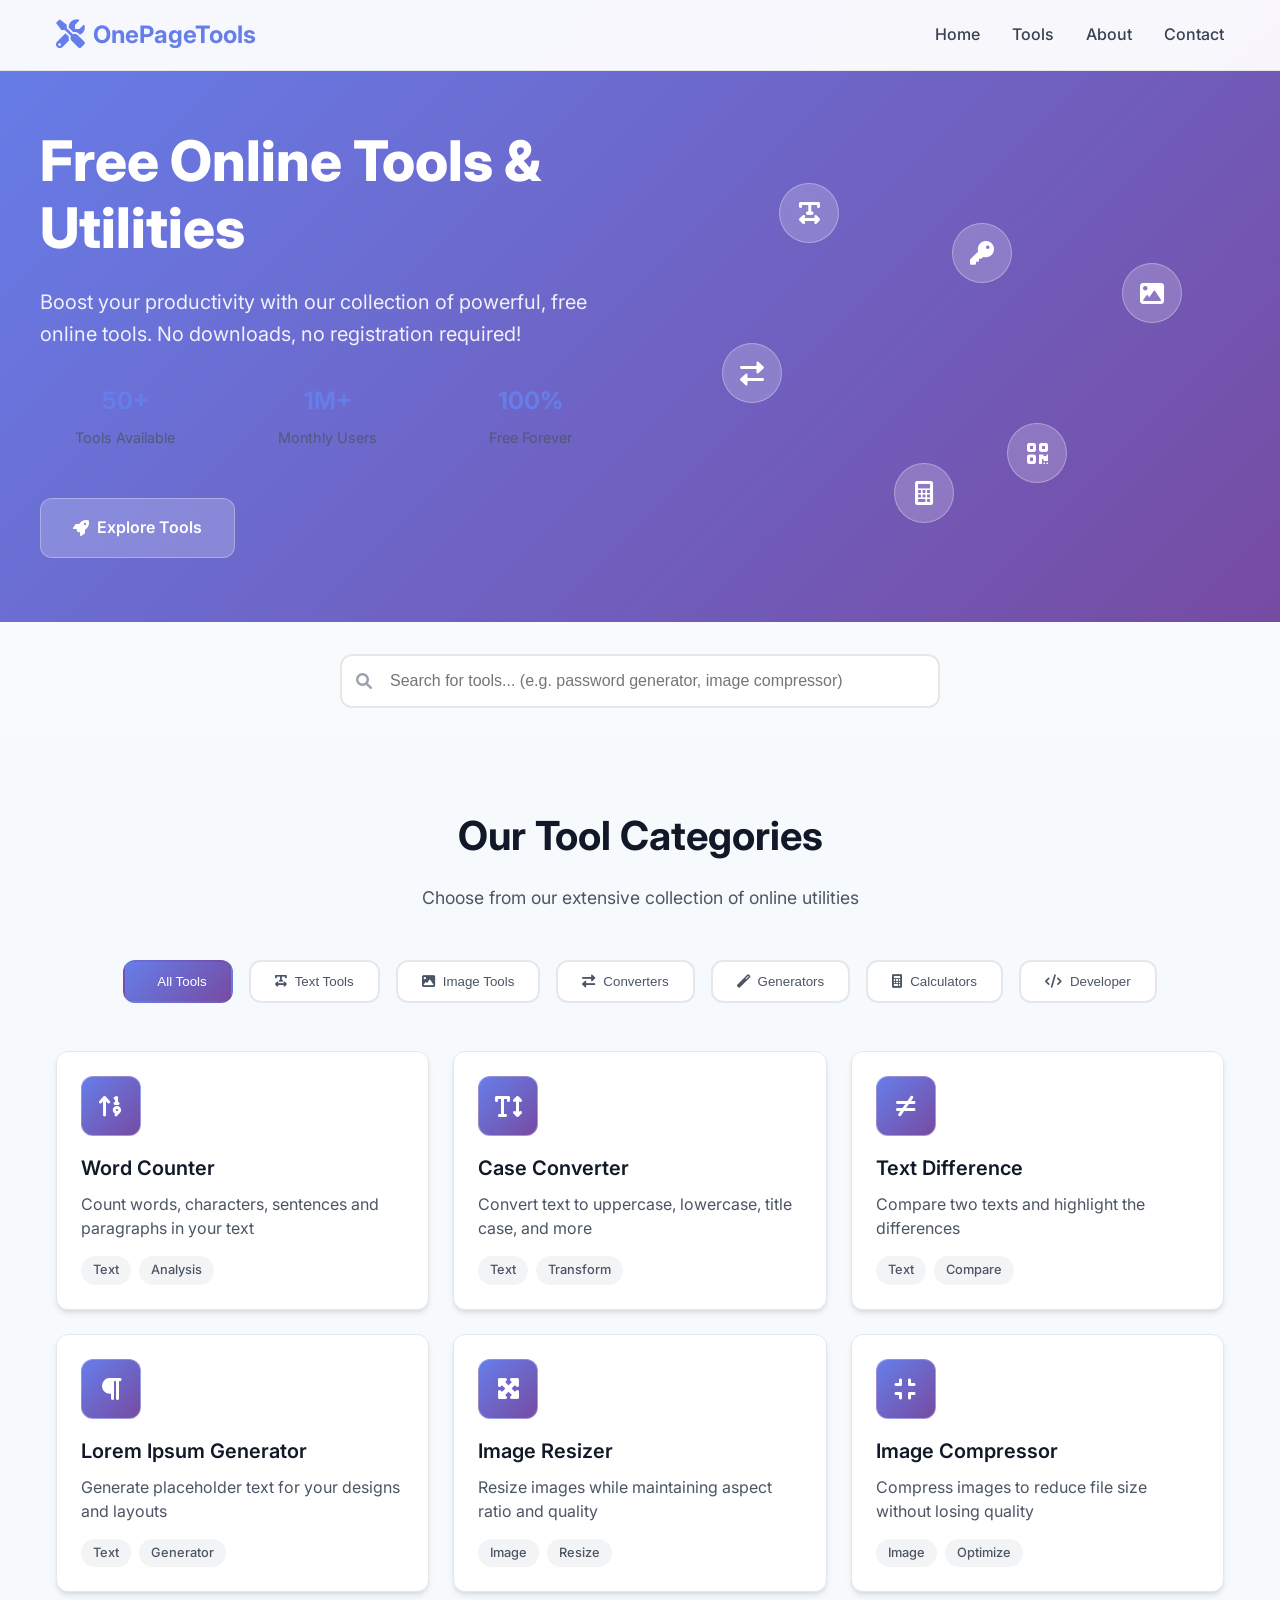
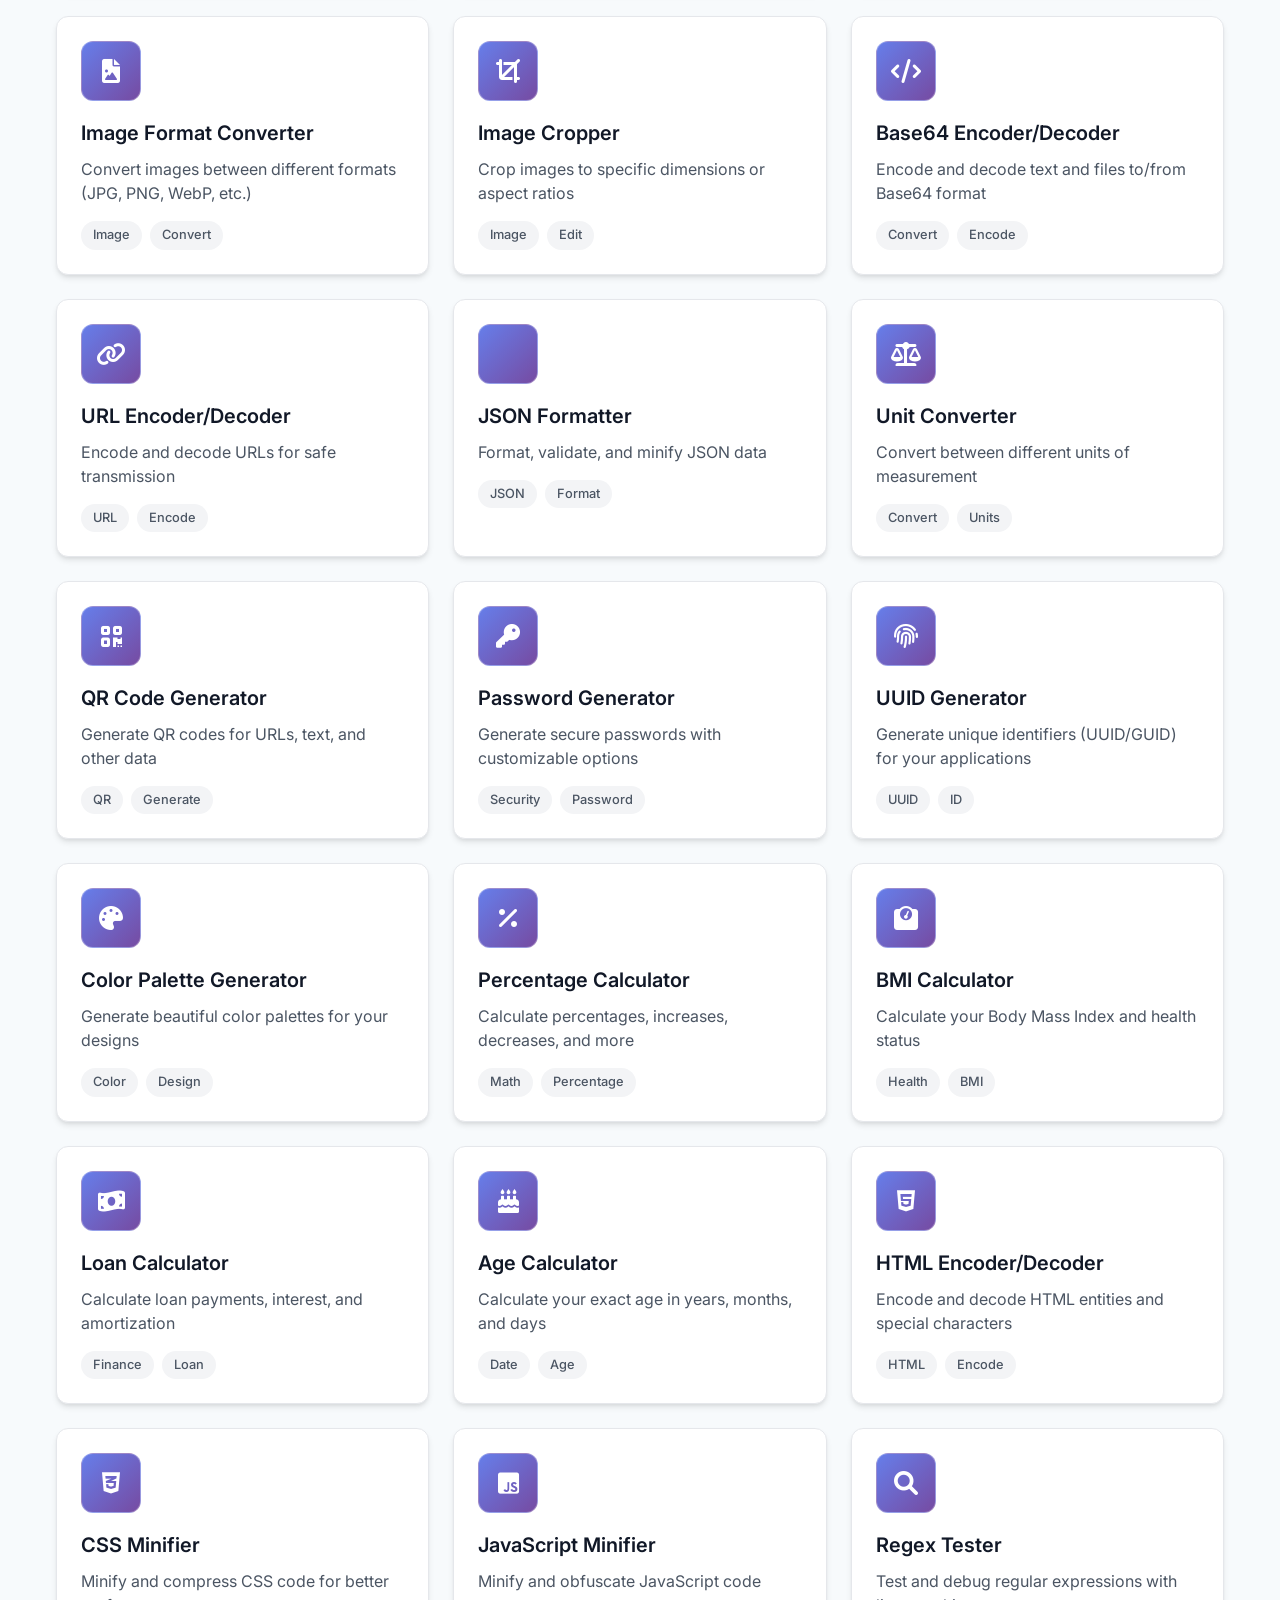
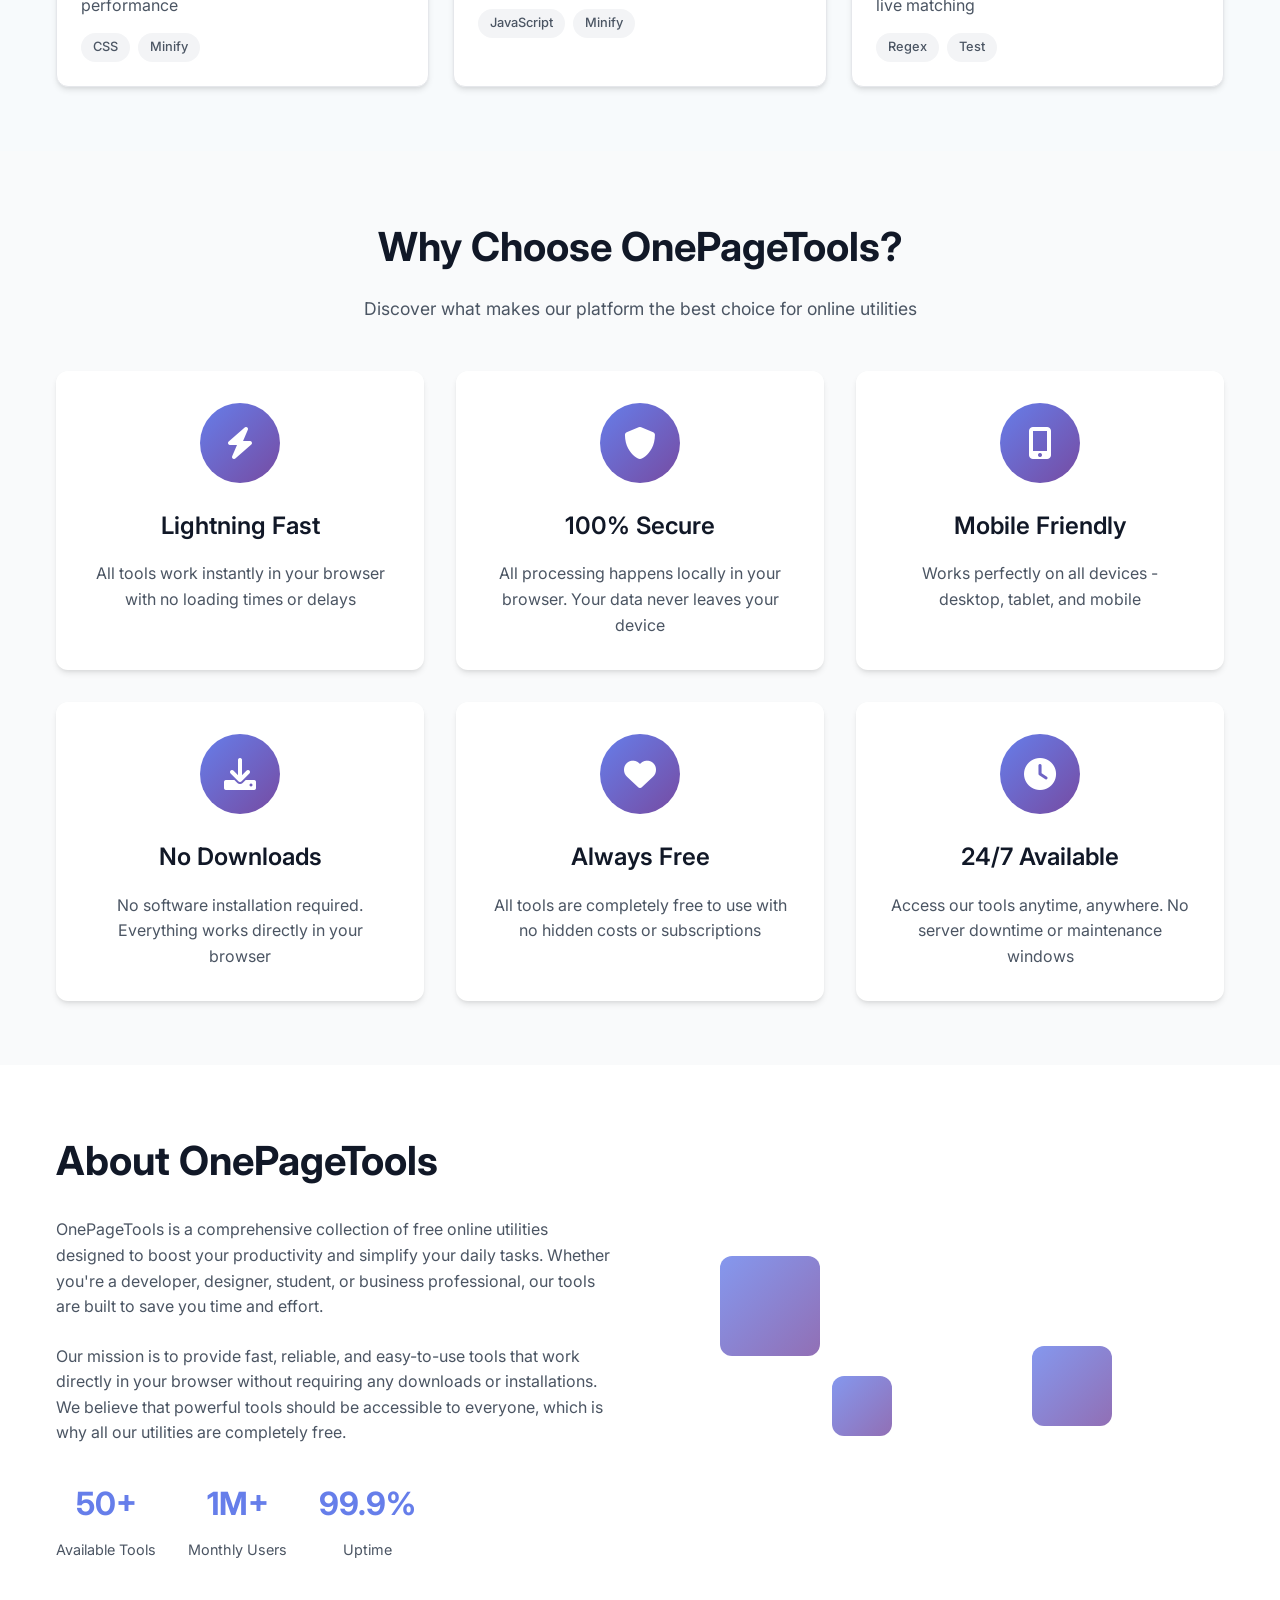
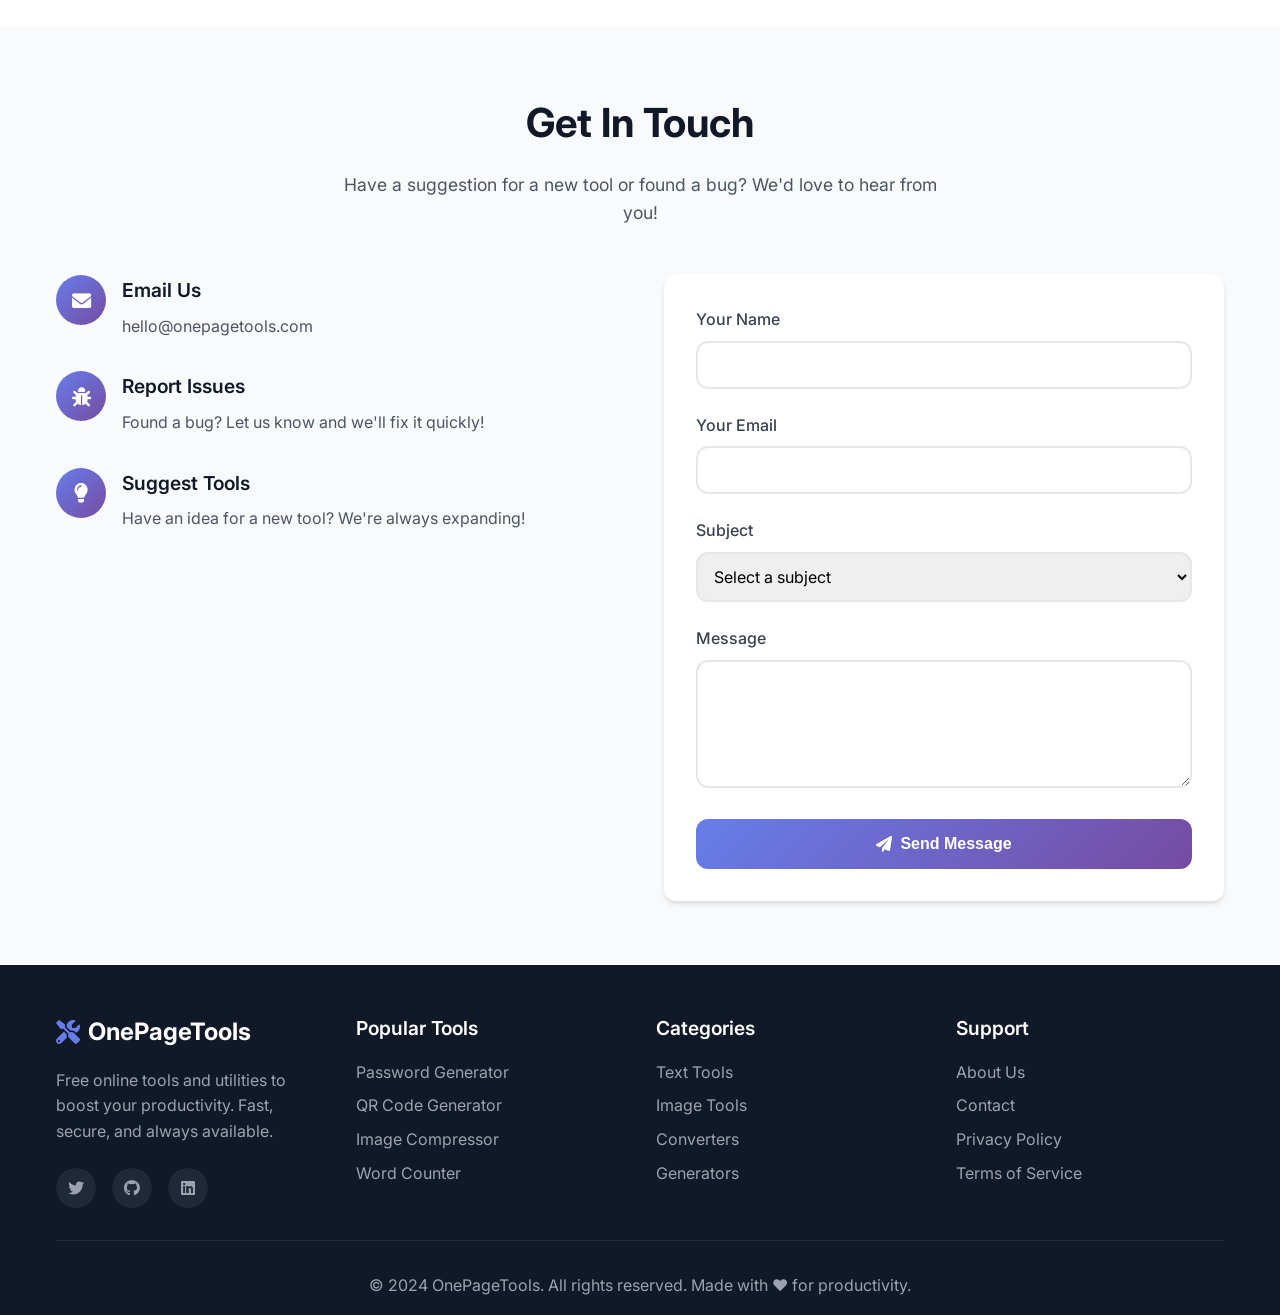
<file: index.html>
<!DOCTYPE html>
<html lang="en">
<head>
    <meta charset="UTF-8">
    <meta name="viewport" content="width=device-width, initial-scale=1.0">
    <title>OnePageTools - Free Online Utilities & Tools</title>
    <meta name="description" content="Free online tools for text processing, image editing, conversions, generators and more. All in one place - no downloads required!">
    <link rel="stylesheet" href="style.css">
    <link href="https://cdnjs.cloudflare.com/ajax/libs/font-awesome/6.0.0/css/all.min.css" rel="stylesheet">
    <link href="https://fonts.googleapis.com/css2?family=Inter:wght@300;400;500;600;700&display=swap" rel="stylesheet">
</head>
<body>
    <!-- Header -->
    <header class="header">
        <nav class="navbar">
            <div class="nav-container">
                <div class="nav-logo">
                    <i class="fas fa-tools"></i>
                    <span>OnePageTools</span>
                </div>
                <div class="nav-menu">
                    <a href="#home" class="nav-link">Home</a>
                    <a href="#tools" class="nav-link">Tools</a>
                    <a href="#about" class="nav-link">About</a>
                    <a href="#contact" class="nav-link">Contact</a>
                </div>
                <div class="nav-toggle">
                    <span></span>
                    <span></span>
                    <span></span>
                </div>
            </div>
        </nav>
    </header>

    <!-- Hero Section -->
    <section id="home" class="hero">
        <div class="hero-content">
            <div class="hero-text">
                <h1>Free Online Tools & Utilities</h1>
                <p>Boost your productivity with our collection of powerful, free online tools. No downloads, no registration required!</p>
                <div class="hero-stats">
                    <div class="stat">
                        <span class="stat-number">50+</span>
                        <span class="stat-label">Tools Available</span>
                    </div>
                    <div class="stat">
                        <span class="stat-number">1M+</span>
                        <span class="stat-label">Monthly Users</span>
                    </div>
                    <div class="stat">
                        <span class="stat-number">100%</span>
                        <span class="stat-label">Free Forever</span>
                    </div>
                </div>
                <a href="#tools" class="cta-button">
                    <i class="fas fa-rocket"></i>
                    Explore Tools
                </a>
            </div>
            <div class="hero-image">
                <div class="floating-tools">
                    <div class="tool-icon" style="--delay: 0s">
                        <i class="fas fa-text-width"></i>
                    </div>
                    <div class="tool-icon" style="--delay: 0.5s">
                        <i class="fas fa-image"></i>
                    </div>
                    <div class="tool-icon" style="--delay: 1s">
                        <i class="fas fa-exchange-alt"></i>
                    </div>
                    <div class="tool-icon" style="--delay: 1.5s">
                        <i class="fas fa-qrcode"></i>
                    </div>
                    <div class="tool-icon" style="--delay: 2s">
                        <i class="fas fa-key"></i>
                    </div>
                    <div class="tool-icon" style="--delay: 2.5s">
                        <i class="fas fa-calculator"></i>
                    </div>
                </div>
            </div>
        </div>
    </section>

    <!-- Search Section -->
    <section class="search-section">
        <div class="container">
            <div class="search-box">
                <i class="fas fa-search"></i>
                <input type="text" id="toolSearch" placeholder="Search for tools... (e.g. password generator, image compressor)">
                <div class="search-suggestions" id="searchSuggestions"></div>
            </div>
        </div>
    </section>

    <!-- Tools Categories -->
    <section id="tools" class="tools-section">
        <div class="container">
            <div class="section-header">
                <h2>Our Tool Categories</h2>
                <p>Choose from our extensive collection of online utilities</p>
            </div>

            <!-- Category Tabs -->
            <div class="category-tabs">
                <button class="tab-button active" data-category="all">
                    <i class="fas fa-grid-horizontal"></i>
                    All Tools
                </button>
                <button class="tab-button" data-category="text">
                    <i class="fas fa-text-width"></i>
                    Text Tools
                </button>
                <button class="tab-button" data-category="image">
                    <i class="fas fa-image"></i>
                    Image Tools
                </button>
                <button class="tab-button" data-category="converter">
                    <i class="fas fa-exchange-alt"></i>
                    Converters
                </button>
                <button class="tab-button" data-category="generator">
                    <i class="fas fa-magic"></i>
                    Generators
                </button>
                <button class="tab-button" data-category="calculator">
                    <i class="fas fa-calculator"></i>
                    Calculators
                </button>
                <button class="tab-button" data-category="developer">
                    <i class="fas fa-code"></i>
                    Developer
                </button>
            </div>

            <!-- Tools Grid -->
            <div class="tools-grid" id="toolsGrid">
                <!-- Text Tools -->
                <div class="tool-card" data-category="text" data-tool="word-counter">
                    <div class="tool-icon">
                        <i class="fas fa-sort-numeric-up"></i>
                    </div>
                    <h3>Word Counter</h3>
                    <p>Count words, characters, sentences and paragraphs in your text</p>
                    <div class="tool-tags">
                        <span class="tag">Text</span>
                        <span class="tag">Analysis</span>
                    </div>
                </div>

                <div class="tool-card" data-category="text" data-tool="case-converter">
                    <div class="tool-icon">
                        <i class="fas fa-text-height"></i>
                    </div>
                    <h3>Case Converter</h3>
                    <p>Convert text to uppercase, lowercase, title case, and more</p>
                    <div class="tool-tags">
                        <span class="tag">Text</span>
                        <span class="tag">Transform</span>
                    </div>
                </div>

                <div class="tool-card" data-category="text" data-tool="text-diff">
                    <div class="tool-icon">
                        <i class="fas fa-not-equal"></i>
                    </div>
                    <h3>Text Difference</h3>
                    <p>Compare two texts and highlight the differences</p>
                    <div class="tool-tags">
                        <span class="tag">Text</span>
                        <span class="tag">Compare</span>
                    </div>
                </div>

                <div class="tool-card" data-category="text" data-tool="lorem-ipsum">
                    <div class="tool-icon">
                        <i class="fas fa-paragraph"></i>
                    </div>
                    <h3>Lorem Ipsum Generator</h3>
                    <p>Generate placeholder text for your designs and layouts</p>
                    <div class="tool-tags">
                        <span class="tag">Text</span>
                        <span class="tag">Generator</span>
                    </div>
                </div>

                <!-- Image Tools -->
                <div class="tool-card" data-category="image" data-tool="image-resizer">
                    <div class="tool-icon">
                        <i class="fas fa-expand-arrows-alt"></i>
                    </div>
                    <h3>Image Resizer</h3>
                    <p>Resize images while maintaining aspect ratio and quality</p>
                    <div class="tool-tags">
                        <span class="tag">Image</span>
                        <span class="tag">Resize</span>
                    </div>
                </div>

                <div class="tool-card" data-category="image" data-tool="image-compressor">
                    <div class="tool-icon">
                        <i class="fas fa-compress"></i>
                    </div>
                    <h3>Image Compressor</h3>
                    <p>Compress images to reduce file size without losing quality</p>
                    <div class="tool-tags">
                        <span class="tag">Image</span>
                        <span class="tag">Optimize</span>
                    </div>
                </div>

                <div class="tool-card" data-category="image" data-tool="image-converter">
                    <div class="tool-icon">
                        <i class="fas fa-file-image"></i>
                    </div>
                    <h3>Image Format Converter</h3>
                    <p>Convert images between different formats (JPG, PNG, WebP, etc.)</p>
                    <div class="tool-tags">
                        <span class="tag">Image</span>
                        <span class="tag">Convert</span>
                    </div>
                </div>

                <div class="tool-card" data-category="image" data-tool="image-cropper">
                    <div class="tool-icon">
                        <i class="fas fa-crop"></i>
                    </div>
                    <h3>Image Cropper</h3>
                    <p>Crop images to specific dimensions or aspect ratios</p>
                    <div class="tool-tags">
                        <span class="tag">Image</span>
                        <span class="tag">Edit</span>
                    </div>
                </div>

                <!-- Converter Tools -->
                <div class="tool-card" data-category="converter" data-tool="base64">
                    <div class="tool-icon">
                        <i class="fas fa-code"></i>
                    </div>
                    <h3>Base64 Encoder/Decoder</h3>
                    <p>Encode and decode text and files to/from Base64 format</p>
                    <div class="tool-tags">
                        <span class="tag">Convert</span>
                        <span class="tag">Encode</span>
                    </div>
                </div>

                <div class="tool-card" data-category="converter" data-tool="url-encoder">
                    <div class="tool-icon">
                        <i class="fas fa-link"></i>
                    </div>
                    <h3>URL Encoder/Decoder</h3>
                    <p>Encode and decode URLs for safe transmission</p>
                    <div class="tool-tags">
                        <span class="tag">URL</span>
                        <span class="tag">Encode</span>
                    </div>
                </div>

                <div class="tool-card" data-category="converter" data-tool="json-formatter">
                    <div class="tool-icon">
                        <i class="fas fa-brackets-curly"></i>
                    </div>
                    <h3>JSON Formatter</h3>
                    <p>Format, validate, and minify JSON data</p>
                    <div class="tool-tags">
                        <span class="tag">JSON</span>
                        <span class="tag">Format</span>
                    </div>
                </div>

                <div class="tool-card" data-category="converter" data-tool="unit-converter">
                    <div class="tool-icon">
                        <i class="fas fa-balance-scale"></i>
                    </div>
                    <h3>Unit Converter</h3>
                    <p>Convert between different units of measurement</p>
                    <div class="tool-tags">
                        <span class="tag">Convert</span>
                        <span class="tag">Units</span>
                    </div>
                </div>

                <!-- Generator Tools -->
                <div class="tool-card" data-category="generator" data-tool="qr-generator">
                    <div class="tool-icon">
                        <i class="fas fa-qrcode"></i>
                    </div>
                    <h3>QR Code Generator</h3>
                    <p>Generate QR codes for URLs, text, and other data</p>
                    <div class="tool-tags">
                        <span class="tag">QR</span>
                        <span class="tag">Generate</span>
                    </div>
                </div>

                <div class="tool-card" data-category="generator" data-tool="password-generator">
                    <div class="tool-icon">
                        <i class="fas fa-key"></i>
                    </div>
                    <h3>Password Generator</h3>
                    <p>Generate secure passwords with customizable options</p>
                    <div class="tool-tags">
                        <span class="tag">Security</span>
                        <span class="tag">Password</span>
                    </div>
                </div>

                <div class="tool-card" data-category="generator" data-tool="uuid-generator">
                    <div class="tool-icon">
                        <i class="fas fa-fingerprint"></i>
                    </div>
                    <h3>UUID Generator</h3>
                    <p>Generate unique identifiers (UUID/GUID) for your applications</p>
                    <div class="tool-tags">
                        <span class="tag">UUID</span>
                        <span class="tag">ID</span>
                    </div>
                </div>

                <div class="tool-card" data-category="generator" data-tool="color-palette">
                    <div class="tool-icon">
                        <i class="fas fa-palette"></i>
                    </div>
                    <h3>Color Palette Generator</h3>
                    <p>Generate beautiful color palettes for your designs</p>
                    <div class="tool-tags">
                        <span class="tag">Color</span>
                        <span class="tag">Design</span>
                    </div>
                </div>

                <!-- Calculator Tools -->
                <div class="tool-card" data-category="calculator" data-tool="percentage">
                    <div class="tool-icon">
                        <i class="fas fa-percent"></i>
                    </div>
                    <h3>Percentage Calculator</h3>
                    <p>Calculate percentages, increases, decreases, and more</p>
                    <div class="tool-tags">
                        <span class="tag">Math</span>
                        <span class="tag">Percentage</span>
                    </div>
                </div>

                <div class="tool-card" data-category="calculator" data-tool="bmi">
                    <div class="tool-icon">
                        <i class="fas fa-weight"></i>
                    </div>
                    <h3>BMI Calculator</h3>
                    <p>Calculate your Body Mass Index and health status</p>
                    <div class="tool-tags">
                        <span class="tag">Health</span>
                        <span class="tag">BMI</span>
                    </div>
                </div>

                <div class="tool-card" data-category="calculator" data-tool="loan">
                    <div class="tool-icon">
                        <i class="fas fa-money-bill-wave"></i>
                    </div>
                    <h3>Loan Calculator</h3>
                    <p>Calculate loan payments, interest, and amortization</p>
                    <div class="tool-tags">
                        <span class="tag">Finance</span>
                        <span class="tag">Loan</span>
                    </div>
                </div>

                <div class="tool-card" data-category="calculator" data-tool="age">
                    <div class="tool-icon">
                        <i class="fas fa-birthday-cake"></i>
                    </div>
                    <h3>Age Calculator</h3>
                    <p>Calculate your exact age in years, months, and days</p>
                    <div class="tool-tags">
                        <span class="tag">Date</span>
                        <span class="tag">Age</span>
                    </div>
                </div>

                <!-- Developer Tools -->
                <div class="tool-card" data-category="developer" data-tool="html-encoder">
                    <div class="tool-icon">
                        <i class="fab fa-html5"></i>
                    </div>
                    <h3>HTML Encoder/Decoder</h3>
                    <p>Encode and decode HTML entities and special characters</p>
                    <div class="tool-tags">
                        <span class="tag">HTML</span>
                        <span class="tag">Encode</span>
                    </div>
                </div>

                <div class="tool-card" data-category="developer" data-tool="css-minifier">
                    <div class="tool-icon">
                        <i class="fab fa-css3-alt"></i>
                    </div>
                    <h3>CSS Minifier</h3>
                    <p>Minify and compress CSS code for better performance</p>
                    <div class="tool-tags">
                        <span class="tag">CSS</span>
                        <span class="tag">Minify</span>
                    </div>
                </div>

                <div class="tool-card" data-category="developer" data-tool="js-minifier">
                    <div class="tool-icon">
                        <i class="fab fa-js-square"></i>
                    </div>
                    <h3>JavaScript Minifier</h3>
                    <p>Minify and obfuscate JavaScript code</p>
                    <div class="tool-tags">
                        <span class="tag">JavaScript</span>
                        <span class="tag">Minify</span>
                    </div>
                </div>

                <div class="tool-card" data-category="developer" data-tool="regex-tester">
                    <div class="tool-icon">
                        <i class="fas fa-search"></i>
                    </div>
                    <h3>Regex Tester</h3>
                    <p>Test and debug regular expressions with live matching</p>
                    <div class="tool-tags">
                        <span class="tag">Regex</span>
                        <span class="tag">Test</span>
                    </div>
                </div>
            </div>
        </div>
    </section>

    <!-- Tool Modal -->
    <div id="toolModal" class="modal">
        <div class="modal-content">
            <div class="modal-header">
                <h2 id="modalTitle">Tool Name</h2>
                <button class="modal-close" id="modalClose">
                    <i class="fas fa-times"></i>
                </button>
            </div>
            <div class="modal-body" id="modalBody">
                <!-- Tool content will be loaded here -->
            </div>
        </div>
    </div>

    <!-- Features Section -->
    <section class="features-section">
        <div class="container">
            <div class="section-header">
                <h2>Why Choose OnePageTools?</h2>
                <p>Discover what makes our platform the best choice for online utilities</p>
            </div>
            
            <div class="features-grid">
                <div class="feature-card">
                    <div class="feature-icon">
                        <i class="fas fa-bolt"></i>
                    </div>
                    <h3>Lightning Fast</h3>
                    <p>All tools work instantly in your browser with no loading times or delays</p>
                </div>
                
                <div class="feature-card">
                    <div class="feature-icon">
                        <i class="fas fa-shield-alt"></i>
                    </div>
                    <h3>100% Secure</h3>
                    <p>All processing happens locally in your browser. Your data never leaves your device</p>
                </div>
                
                <div class="feature-card">
                    <div class="feature-icon">
                        <i class="fas fa-mobile-alt"></i>
                    </div>
                    <h3>Mobile Friendly</h3>
                    <p>Works perfectly on all devices - desktop, tablet, and mobile</p>
                </div>
                
                <div class="feature-card">
                    <div class="feature-icon">
                        <i class="fas fa-download"></i>
                    </div>
                    <h3>No Downloads</h3>
                    <p>No software installation required. Everything works directly in your browser</p>
                </div>
                
                <div class="feature-card">
                    <div class="feature-icon">
                        <i class="fas fa-heart"></i>
                    </div>
                    <h3>Always Free</h3>
                    <p>All tools are completely free to use with no hidden costs or subscriptions</p>
                </div>
                
                <div class="feature-card">
                    <div class="feature-icon">
                        <i class="fas fa-clock"></i>
                    </div>
                    <h3>24/7 Available</h3>
                    <p>Access our tools anytime, anywhere. No server downtime or maintenance windows</p>
                </div>
            </div>
        </div>
    </section>

    <!-- About Section -->
    <section id="about" class="about-section">
        <div class="container">
            <div class="about-content">
                <div class="about-text">
                    <h2>About OnePageTools</h2>
                    <p>OnePageTools is a comprehensive collection of free online utilities designed to boost your productivity and simplify your daily tasks. Whether you're a developer, designer, student, or business professional, our tools are built to save you time and effort.</p>
                    
                    <p>Our mission is to provide fast, reliable, and easy-to-use tools that work directly in your browser without requiring any downloads or installations. We believe that powerful tools should be accessible to everyone, which is why all our utilities are completely free.</p>
                    
                    <div class="about-stats">
                        <div class="stat-item">
                            <strong>50+</strong>
                            <span>Available Tools</span>
                        </div>
                        <div class="stat-item">
                            <strong>1M+</strong>
                            <span>Monthly Users</span>
                        </div>
                        <div class="stat-item">
                            <strong>99.9%</strong>
                            <span>Uptime</span>
                        </div>
                    </div>
                </div>
                
                <div class="about-image">
                    <div class="about-graphic">
                        <div class="graphic-element"></div>
                        <div class="graphic-element"></div>
                        <div class="graphic-element"></div>
                    </div>
                </div>
            </div>
        </div>
    </section>

    <!-- Contact Section -->
    <section id="contact" class="contact-section">
        <div class="container">
            <div class="section-header">
                <h2>Get In Touch</h2>
                <p>Have a suggestion for a new tool or found a bug? We'd love to hear from you!</p>
            </div>
            
            <div class="contact-content">
                <div class="contact-info">
                    <div class="contact-item">
                        <div class="contact-icon">
                            <i class="fas fa-envelope"></i>
                        </div>
                        <div class="contact-details">
                            <h3>Email Us</h3>
                            <p>hello@onepagetools.com</p>
                        </div>
                    </div>
                    
                    <div class="contact-item">
                        <div class="contact-icon">
                            <i class="fas fa-bug"></i>
                        </div>
                        <div class="contact-details">
                            <h3>Report Issues</h3>
                            <p>Found a bug? Let us know and we'll fix it quickly!</p>
                        </div>
                    </div>
                    
                    <div class="contact-item">
                        <div class="contact-icon">
                            <i class="fas fa-lightbulb"></i>
                        </div>
                        <div class="contact-details">
                            <h3>Suggest Tools</h3>
                            <p>Have an idea for a new tool? We're always expanding!</p>
                        </div>
                    </div>
                </div>
                
                <form class="contact-form">
                    <div class="form-group">
                        <label for="name">Your Name</label>
                        <input type="text" id="name" name="name" required>
                    </div>
                    
                    <div class="form-group">
                        <label for="email">Your Email</label>
                        <input type="email" id="email" name="email" required>
                    </div>
                    
                    <div class="form-group">
                        <label for="subject">Subject</label>
                        <select id="subject" name="subject" required>
                            <option value="">Select a subject</option>
                            <option value="bug">Bug Report</option>
                            <option value="feature">Feature Request</option>
                            <option value="general">General Inquiry</option>
                        </select>
                    </div>
                    
                    <div class="form-group">
                        <label for="message">Message</label>
                        <textarea id="message" name="message" rows="5" required></textarea>
                    </div>
                    
                    <button type="submit" class="submit-button">
                        <i class="fas fa-paper-plane"></i>
                        Send Message
                    </button>
                </form>
            </div>
        </div>
    </section>

    <!-- Footer -->
    <footer class="footer">
        <div class="container">
            <div class="footer-content">
                <div class="footer-section">
                    <div class="footer-logo">
                        <i class="fas fa-tools"></i>
                        <span>OnePageTools</span>
                    </div>
                    <p>Free online tools and utilities to boost your productivity. Fast, secure, and always available.</p>
                    <div class="social-links">
                        <a href="#" class="social-link">
                            <i class="fab fa-twitter"></i>
                        </a>
                        <a href="#" class="social-link">
                            <i class="fab fa-github"></i>
                        </a>
                        <a href="#" class="social-link">
                            <i class="fab fa-linkedin"></i>
                        </a>
                    </div>
                </div>
                
                <div class="footer-section">
                    <h3>Popular Tools</h3>
                    <ul>
                        <li><a href="#" data-tool="password-generator">Password Generator</a></li>
                        <li><a href="#" data-tool="qr-generator">QR Code Generator</a></li>
                        <li><a href="#" data-tool="image-compressor">Image Compressor</a></li>
                        <li><a href="#" data-tool="word-counter">Word Counter</a></li>
                    </ul>
                </div>
                
                <div class="footer-section">
                    <h3>Categories</h3>
                    <ul>
                        <li><a href="#" data-category="text">Text Tools</a></li>
                        <li><a href="#" data-category="image">Image Tools</a></li>
                        <li><a href="#" data-category="converter">Converters</a></li>
                        <li><a href="#" data-category="generator">Generators</a></li>
                    </ul>
                </div>
                
                <div class="footer-section">
                    <h3>Support</h3>
                    <ul>
                        <li><a href="#about">About Us</a></li>
                        <li><a href="#contact">Contact</a></li>
                        <li><a href="#">Privacy Policy</a></li>
                        <li><a href="#">Terms of Service</a></li>
                    </ul>
                </div>
            </div>
            
            <div class="footer-bottom">
                <p>&copy; 2024 OnePageTools. All rights reserved. Made with ❤️ for productivity.</p>
            </div>
        </div>
    </footer>

    <!-- Back to Top Button -->
    <button id="backToTop" class="back-to-top">
        <i class="fas fa-arrow-up"></i>
    </button>

    <script src="script.js"></script>
</body>
</html>
</file>
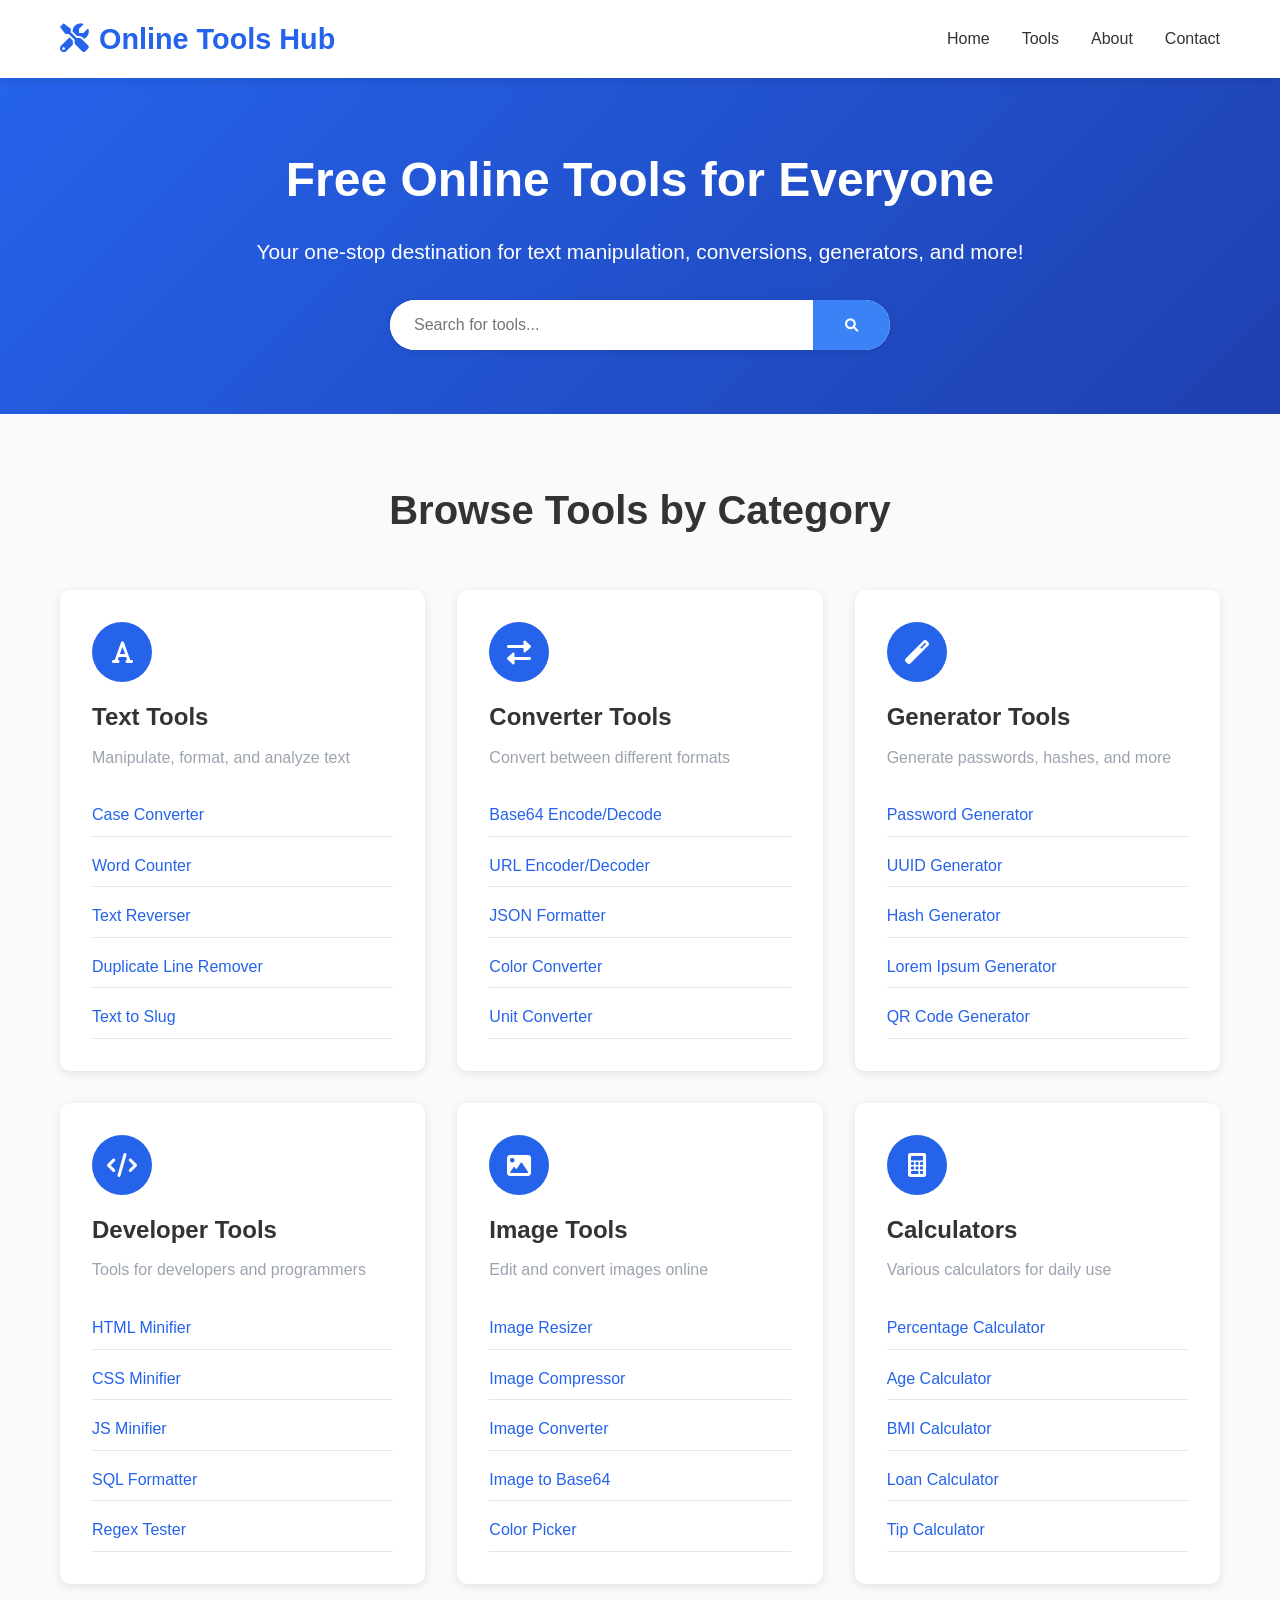
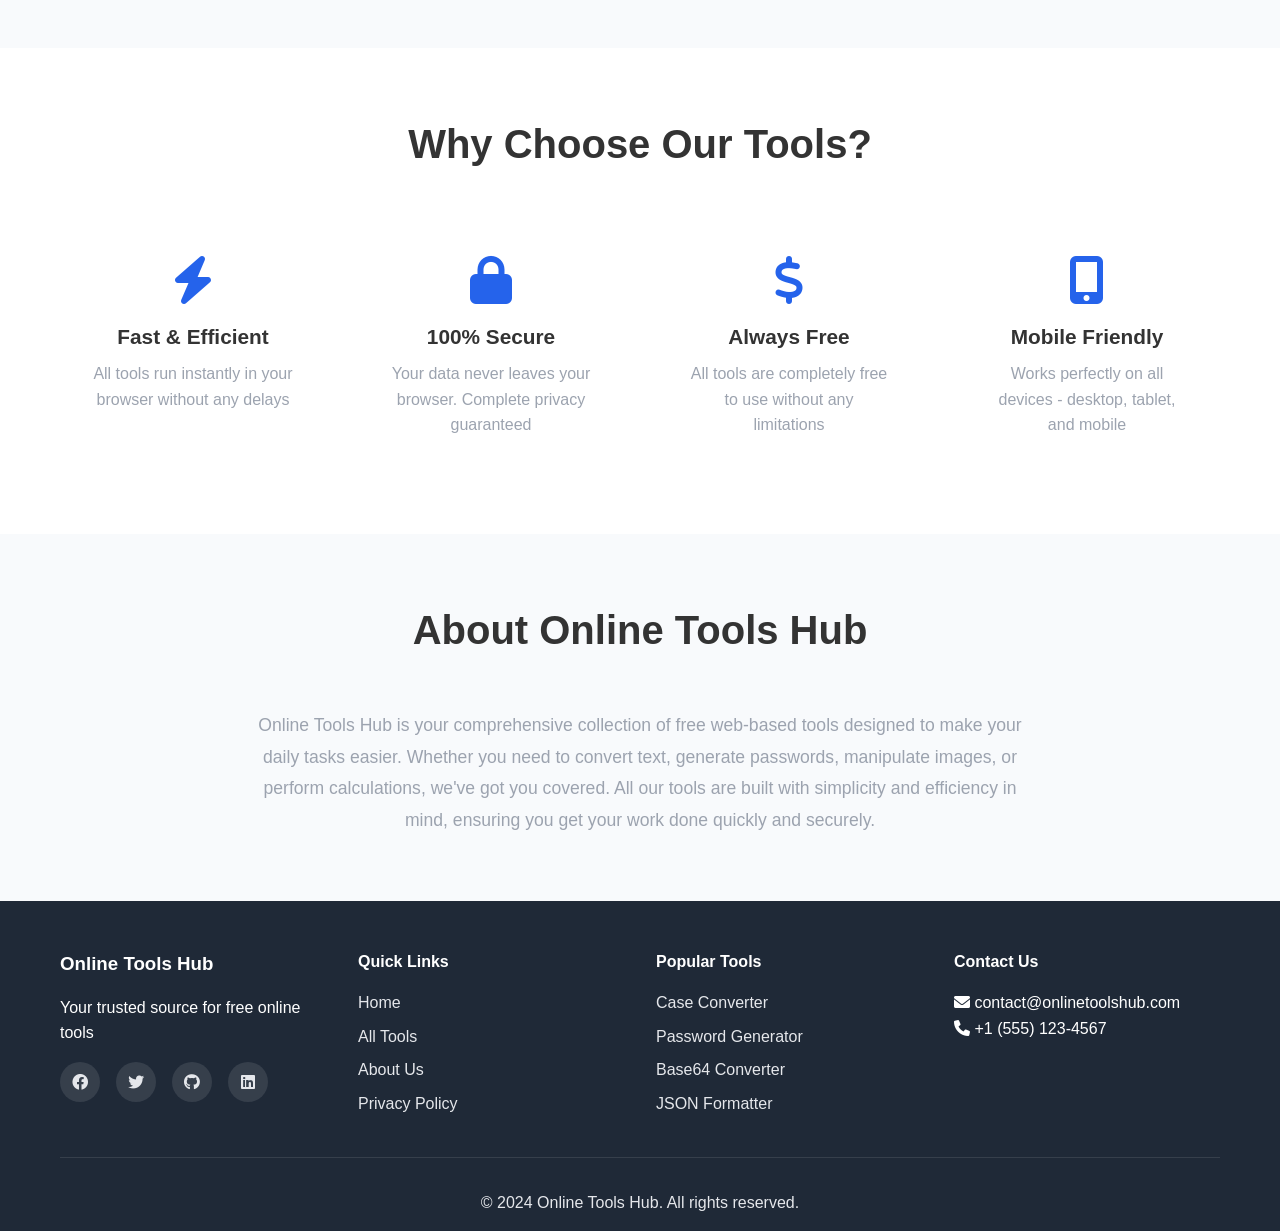
<file: online-tools-website/index.html>
<!DOCTYPE html>
<html lang="en">
<head>
    <meta charset="UTF-8">
    <meta name="viewport" content="width=device-width, initial-scale=1.0">
    <title>Online Tools Hub - Free Web Tools Collection</title>
    <link rel="stylesheet" href="css/style.css">
    <link rel="stylesheet" href="https://cdnjs.cloudflare.com/ajax/libs/font-awesome/6.0.0/css/all.min.css">
</head>
<body>
    <!-- Header -->
    <header class="header">
        <nav class="navbar">
            <div class="container">
                <div class="nav-brand">
                    <h1><i class="fas fa-tools"></i> Online Tools Hub</h1>
                </div>
                <ul class="nav-menu">
                    <li><a href="#home">Home</a></li>
                    <li><a href="#tools">Tools</a></li>
                    <li><a href="#about">About</a></li>
                    <li><a href="#contact">Contact</a></li>
                </ul>
                <div class="hamburger">
                    <span></span>
                    <span></span>
                    <span></span>
                </div>
            </div>
        </nav>
    </header>

    <!-- Hero Section -->
    <section class="hero" id="home">
        <div class="container">
            <div class="hero-content">
                <h2 class="hero-title">Free Online Tools for Everyone</h2>
                <p class="hero-subtitle">Your one-stop destination for text manipulation, conversions, generators, and more!</p>
                <div class="search-box">
                    <input type="text" id="toolSearch" placeholder="Search for tools...">
                    <button><i class="fas fa-search"></i></button>
                </div>
            </div>
        </div>
    </section>

    <!-- Tools Categories -->
    <section class="tools-section" id="tools">
        <div class="container">
            <h2 class="section-title">Browse Tools by Category</h2>
            
            <div class="tools-grid">
                <!-- Text Tools -->
                <div class="tool-category">
                    <div class="category-icon">
                        <i class="fas fa-font"></i>
                    </div>
                    <h3>Text Tools</h3>
                    <p>Manipulate, format, and analyze text</p>
                    <div class="tool-list">
                        <a href="tools/text/case-converter.html">Case Converter</a>
                        <a href="tools/text/word-counter.html">Word Counter</a>
                        <a href="tools/text/text-reverser.html">Text Reverser</a>
                        <a href="tools/text/duplicate-remover.html">Duplicate Line Remover</a>
                        <a href="tools/text/text-to-slug.html">Text to Slug</a>
                    </div>
                </div>

                <!-- Converter Tools -->
                <div class="tool-category">
                    <div class="category-icon">
                        <i class="fas fa-exchange-alt"></i>
                    </div>
                    <h3>Converter Tools</h3>
                    <p>Convert between different formats</p>
                    <div class="tool-list">
                        <a href="tools/converter/base64.html">Base64 Encode/Decode</a>
                        <a href="tools/converter/url-encoder.html">URL Encoder/Decoder</a>
                        <a href="tools/converter/json-formatter.html">JSON Formatter</a>
                        <a href="tools/converter/color-converter.html">Color Converter</a>
                        <a href="tools/converter/unit-converter.html">Unit Converter</a>
                    </div>
                </div>

                <!-- Generator Tools -->
                <div class="tool-category">
                    <div class="category-icon">
                        <i class="fas fa-magic"></i>
                    </div>
                    <h3>Generator Tools</h3>
                    <p>Generate passwords, hashes, and more</p>
                    <div class="tool-list">
                        <a href="tools/generator/password-generator.html">Password Generator</a>
                        <a href="tools/generator/uuid-generator.html">UUID Generator</a>
                        <a href="tools/generator/hash-generator.html">Hash Generator</a>
                        <a href="tools/generator/lorem-ipsum.html">Lorem Ipsum Generator</a>
                        <a href="tools/generator/qr-code.html">QR Code Generator</a>
                    </div>
                </div>

                <!-- Developer Tools -->
                <div class="tool-category">
                    <div class="category-icon">
                        <i class="fas fa-code"></i>
                    </div>
                    <h3>Developer Tools</h3>
                    <p>Tools for developers and programmers</p>
                    <div class="tool-list">
                        <a href="tools/developer/html-minifier.html">HTML Minifier</a>
                        <a href="tools/developer/css-minifier.html">CSS Minifier</a>
                        <a href="tools/developer/js-minifier.html">JS Minifier</a>
                        <a href="tools/developer/sql-formatter.html">SQL Formatter</a>
                        <a href="tools/developer/regex-tester.html">Regex Tester</a>
                    </div>
                </div>

                <!-- Image Tools -->
                <div class="tool-category">
                    <div class="category-icon">
                        <i class="fas fa-image"></i>
                    </div>
                    <h3>Image Tools</h3>
                    <p>Edit and convert images online</p>
                    <div class="tool-list">
                        <a href="tools/image/image-resizer.html">Image Resizer</a>
                        <a href="tools/image/image-compressor.html">Image Compressor</a>
                        <a href="tools/image/image-converter.html">Image Converter</a>
                        <a href="tools/image/base64-image.html">Image to Base64</a>
                        <a href="tools/image/color-picker.html">Color Picker</a>
                    </div>
                </div>

                <!-- Calculator Tools -->
                <div class="tool-category">
                    <div class="category-icon">
                        <i class="fas fa-calculator"></i>
                    </div>
                    <h3>Calculators</h3>
                    <p>Various calculators for daily use</p>
                    <div class="tool-list">
                        <a href="tools/calculator/percentage.html">Percentage Calculator</a>
                        <a href="tools/calculator/age-calculator.html">Age Calculator</a>
                        <a href="tools/calculator/bmi-calculator.html">BMI Calculator</a>
                        <a href="tools/calculator/loan-calculator.html">Loan Calculator</a>
                        <a href="tools/calculator/tip-calculator.html">Tip Calculator</a>
                    </div>
                </div>
            </div>
        </div>
    </section>

    <!-- Features Section -->
    <section class="features-section">
        <div class="container">
            <h2 class="section-title">Why Choose Our Tools?</h2>
            <div class="features-grid">
                <div class="feature">
                    <i class="fas fa-bolt"></i>
                    <h3>Fast & Efficient</h3>
                    <p>All tools run instantly in your browser without any delays</p>
                </div>
                <div class="feature">
                    <i class="fas fa-lock"></i>
                    <h3>100% Secure</h3>
                    <p>Your data never leaves your browser. Complete privacy guaranteed</p>
                </div>
                <div class="feature">
                    <i class="fas fa-dollar-sign"></i>
                    <h3>Always Free</h3>
                    <p>All tools are completely free to use without any limitations</p>
                </div>
                <div class="feature">
                    <i class="fas fa-mobile-alt"></i>
                    <h3>Mobile Friendly</h3>
                    <p>Works perfectly on all devices - desktop, tablet, and mobile</p>
                </div>
            </div>
        </div>
    </section>

    <!-- About Section -->
    <section class="about-section" id="about">
        <div class="container">
            <h2 class="section-title">About Online Tools Hub</h2>
            <p class="about-text">
                Online Tools Hub is your comprehensive collection of free web-based tools designed to make your daily tasks easier. 
                Whether you need to convert text, generate passwords, manipulate images, or perform calculations, we've got you covered. 
                All our tools are built with simplicity and efficiency in mind, ensuring you get your work done quickly and securely.
            </p>
        </div>
    </section>

    <!-- Footer -->
    <footer class="footer" id="contact">
        <div class="container">
            <div class="footer-content">
                <div class="footer-section">
                    <h3>Online Tools Hub</h3>
                    <p>Your trusted source for free online tools</p>
                    <div class="social-links">
                        <a href="#"><i class="fab fa-facebook"></i></a>
                        <a href="#"><i class="fab fa-twitter"></i></a>
                        <a href="#"><i class="fab fa-github"></i></a>
                        <a href="#"><i class="fab fa-linkedin"></i></a>
                    </div>
                </div>
                <div class="footer-section">
                    <h4>Quick Links</h4>
                    <ul>
                        <li><a href="#home">Home</a></li>
                        <li><a href="#tools">All Tools</a></li>
                        <li><a href="#about">About Us</a></li>
                        <li><a href="#">Privacy Policy</a></li>
                    </ul>
                </div>
                <div class="footer-section">
                    <h4>Popular Tools</h4>
                    <ul>
                        <li><a href="tools/text/case-converter.html">Case Converter</a></li>
                        <li><a href="tools/generator/password-generator.html">Password Generator</a></li>
                        <li><a href="tools/converter/base64.html">Base64 Converter</a></li>
                        <li><a href="tools/developer/json-formatter.html">JSON Formatter</a></li>
                    </ul>
                </div>
                <div class="footer-section">
                    <h4>Contact Us</h4>
                    <p><i class="fas fa-envelope"></i> contact@onlinetoolshub.com</p>
                    <p><i class="fas fa-phone"></i> +1 (555) 123-4567</p>
                </div>
            </div>
            <div class="footer-bottom">
                <p>&copy; 2024 Online Tools Hub. All rights reserved.</p>
            </div>
        </div>
    </footer>

    <script src="js/main.js"></script>
</body>
</html>
</file>
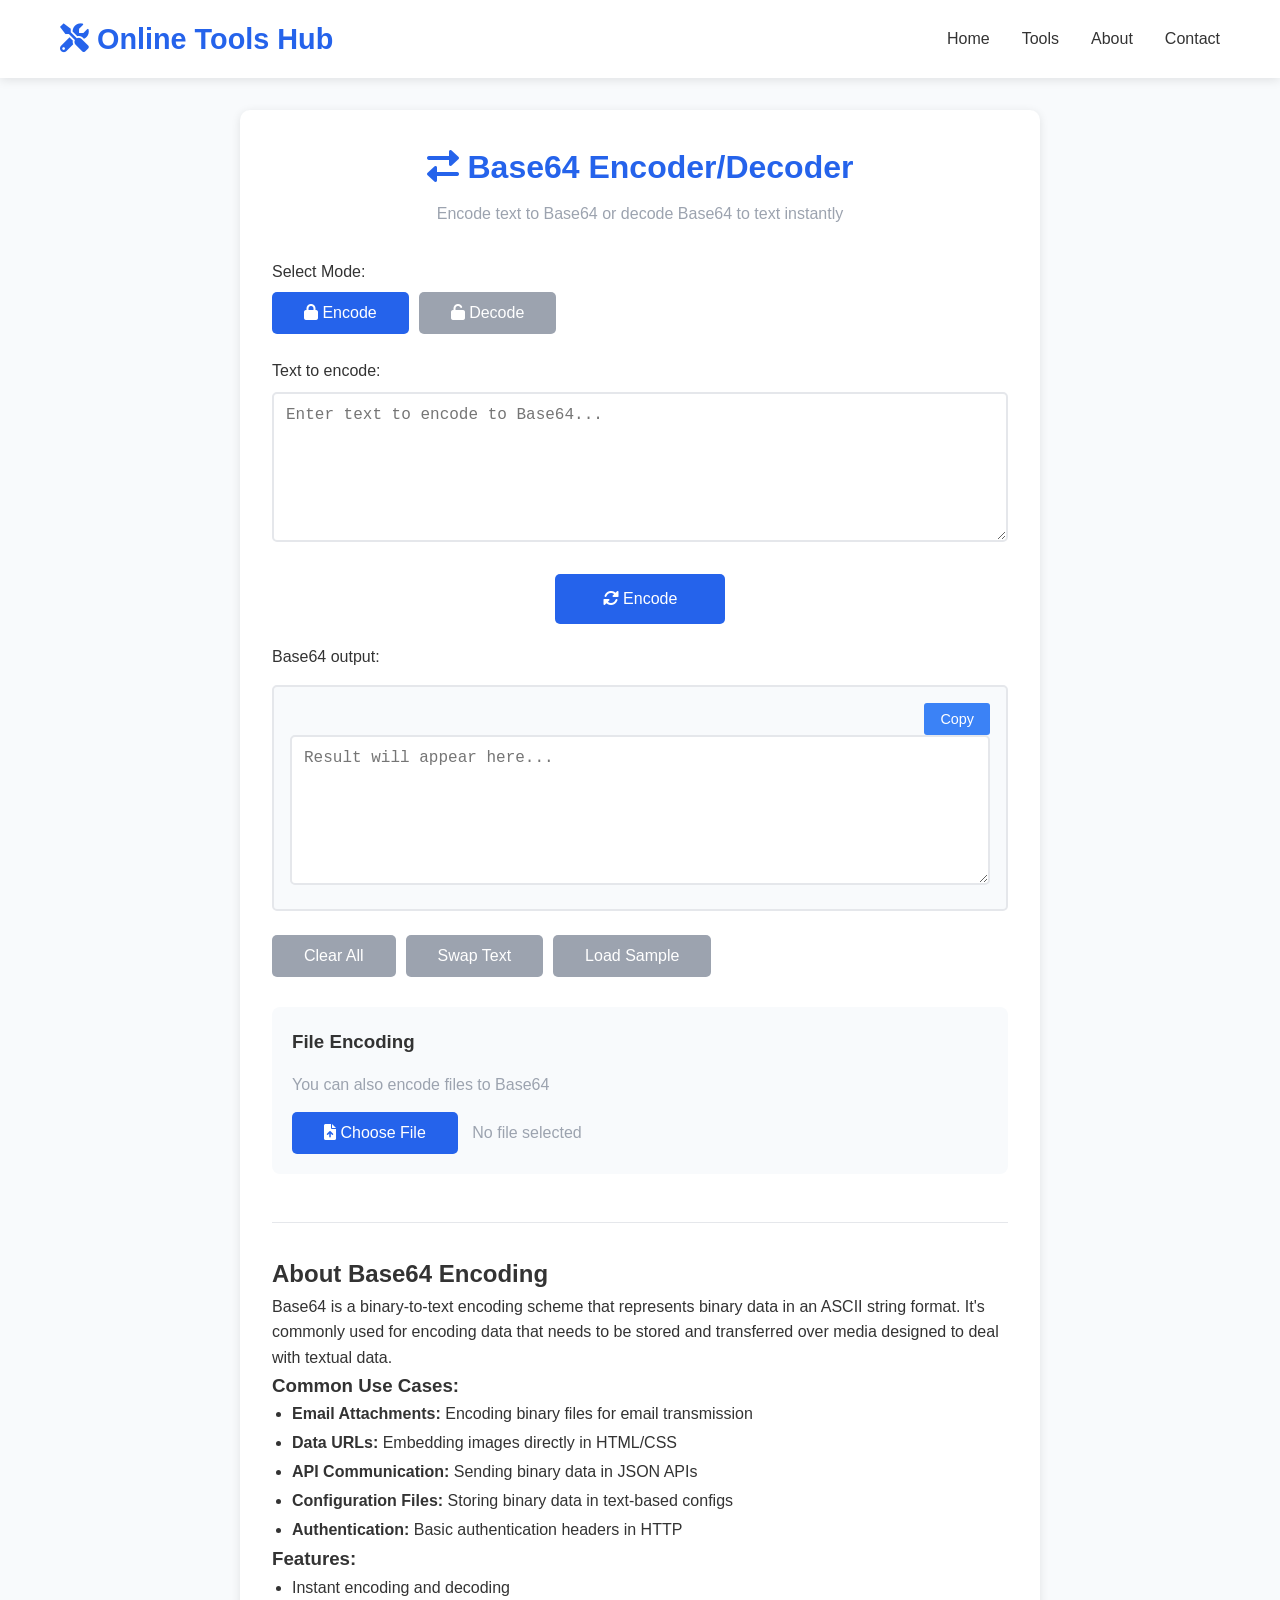
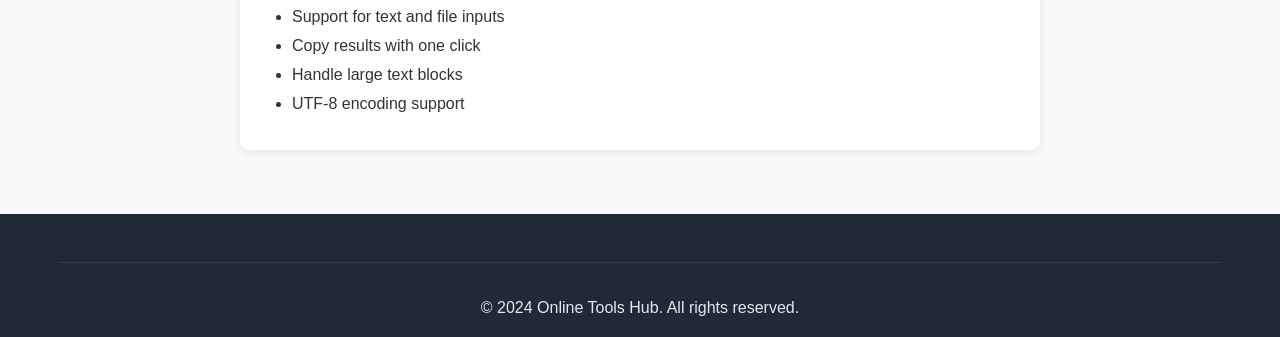
<file: online-tools-website/tools/converter/base64.html>
<!DOCTYPE html>
<html lang="en">
<head>
    <meta charset="UTF-8">
    <meta name="viewport" content="width=device-width, initial-scale=1.0">
    <title>Base64 Encoder/Decoder - Online Tools Hub</title>
    <link rel="stylesheet" href="../../css/style.css">
    <link rel="stylesheet" href="https://cdnjs.cloudflare.com/ajax/libs/font-awesome/6.0.0/css/all.min.css">
</head>
<body>
    <!-- Header -->
    <header class="header">
        <nav class="navbar">
            <div class="container">
                <div class="nav-brand">
                    <h1><a href="../../index.html" style="color: inherit; text-decoration: none;"><i class="fas fa-tools"></i> Online Tools Hub</a></h1>
                </div>
                <ul class="nav-menu">
                    <li><a href="../../index.html">Home</a></li>
                    <li><a href="../../index.html#tools">Tools</a></li>
                    <li><a href="../../index.html#about">About</a></li>
                    <li><a href="../../index.html#contact">Contact</a></li>
                </ul>
                <div class="hamburger">
                    <span></span>
                    <span></span>
                    <span></span>
                </div>
            </div>
        </nav>
    </header>

    <!-- Tool Container -->
    <div class="container">
        <div class="tool-container">
            <div class="tool-header">
                <h1><i class="fas fa-exchange-alt"></i> Base64 Encoder/Decoder</h1>
                <p>Encode text to Base64 or decode Base64 to text instantly</p>
            </div>

            <div class="tool-content">
                <!-- Mode Selection -->
                <div class="input-group">
                    <label>Select Mode:</label>
                    <div style="display: flex; gap: 10px;">
                        <button class="btn mode-btn active" onclick="setMode('encode')" id="encodeBtn">
                            <i class="fas fa-lock"></i> Encode
                        </button>
                        <button class="btn mode-btn" onclick="setMode('decode')" id="decodeBtn">
                            <i class="fas fa-unlock"></i> Decode
                        </button>
                    </div>
                </div>

                <div class="input-group">
                    <label for="inputText" id="inputLabel">Text to encode:</label>
                    <textarea id="inputText" placeholder="Enter text to encode to Base64..." rows="6"></textarea>
                </div>

                <div style="text-align: center; margin: 20px 0;">
                    <button class="btn" onclick="convert()" style="padding: 1rem 3rem;">
                        <i class="fas fa-sync-alt"></i> <span id="convertBtnText">Encode</span>
                    </button>
                </div>

                <div class="input-group">
                    <label for="outputText" id="outputLabel">Base64 output:</label>
                    <div class="result-box">
                        <button class="copy-btn" onclick="copyResult()">Copy</button>
                        <textarea id="outputText" readonly rows="6" placeholder="Result will appear here..."></textarea>
                    </div>
                </div>

                <div style="margin-top: 20px; display: flex; gap: 10px; flex-wrap: wrap;">
                    <button class="btn btn-secondary" onclick="clearAll()">Clear All</button>
                    <button class="btn btn-secondary" onclick="swapText()">Swap Text</button>
                    <button class="btn btn-secondary" onclick="loadSample()">Load Sample</button>
                </div>

                <!-- File Upload Section -->
                <div style="margin-top: 30px; padding: 20px; background: var(--light-bg); border-radius: 8px;">
                    <h3 style="margin-bottom: 15px;">File Encoding</h3>
                    <p style="color: var(--gray-medium); margin-bottom: 15px;">You can also encode files to Base64</p>
                    <input type="file" id="fileInput" style="display: none;" onchange="handleFile()">
                    <button class="btn" onclick="document.getElementById('fileInput').click()">
                        <i class="fas fa-file-upload"></i> Choose File
                    </button>
                    <span id="fileName" style="margin-left: 10px; color: var(--gray-medium);">No file selected</span>
                </div>
            </div>

            <!-- Tool Information -->
            <div style="margin-top: 3rem; padding-top: 2rem; border-top: 1px solid var(--gray-light);">
                <h2>About Base64 Encoding</h2>
                <p>Base64 is a binary-to-text encoding scheme that represents binary data in an ASCII string format. It's commonly used for encoding data that needs to be stored and transferred over media designed to deal with textual data.</p>
                
                <h3>Common Use Cases:</h3>
                <ul style="margin-left: 20px; line-height: 1.8;">
                    <li><strong>Email Attachments:</strong> Encoding binary files for email transmission</li>
                    <li><strong>Data URLs:</strong> Embedding images directly in HTML/CSS</li>
                    <li><strong>API Communication:</strong> Sending binary data in JSON APIs</li>
                    <li><strong>Configuration Files:</strong> Storing binary data in text-based configs</li>
                    <li><strong>Authentication:</strong> Basic authentication headers in HTTP</li>
                </ul>

                <h3>Features:</h3>
                <ul style="margin-left: 20px; line-height: 1.8;">
                    <li>Instant encoding and decoding</li>
                    <li>Support for text and file inputs</li>
                    <li>Copy results with one click</li>
                    <li>Handle large text blocks</li>
                    <li>UTF-8 encoding support</li>
                </ul>
            </div>
        </div>
    </div>

    <!-- Footer -->
    <footer class="footer" style="margin-top: 4rem;">
        <div class="container">
            <div class="footer-bottom">
                <p>&copy; 2024 Online Tools Hub. All rights reserved.</p>
            </div>
        </div>
    </footer>

    <script src="../../js/main.js"></script>
    <script>
        let currentMode = 'encode';
        
        function setMode(mode) {
            currentMode = mode;
            
            // Update button states
            document.querySelectorAll('.mode-btn').forEach(btn => btn.classList.remove('active'));
            document.getElementById(mode + 'Btn').classList.add('active');
            
            // Update labels and placeholders
            if (mode === 'encode') {
                document.getElementById('inputLabel').textContent = 'Text to encode:';
                document.getElementById('outputLabel').textContent = 'Base64 output:';
                document.getElementById('inputText').placeholder = 'Enter text to encode to Base64...';
                document.getElementById('convertBtnText').textContent = 'Encode';
            } else {
                document.getElementById('inputLabel').textContent = 'Base64 to decode:';
                document.getElementById('outputLabel').textContent = 'Decoded text:';
                document.getElementById('inputText').placeholder = 'Enter Base64 to decode...';
                document.getElementById('convertBtnText').textContent = 'Decode';
            }
            
            // Clear fields
            clearAll();
        }
        
        function convert() {
            const input = document.getElementById('inputText').value;
            let output = '';
            
            if (currentMode === 'encode') {
                output = ToolUtils.base64Encode(input);
            } else {
                output = ToolUtils.base64Decode(input);
            }
            
            document.getElementById('outputText').value = output;
        }
        
        function copyResult() {
            const outputText = document.getElementById('outputText').value;
            const copyBtn = document.querySelector('.copy-btn');
            copyToClipboard(outputText, copyBtn);
        }
        
        function clearAll() {
            document.getElementById('inputText').value = '';
            document.getElementById('outputText').value = '';
        }
        
        function swapText() {
            const input = document.getElementById('inputText').value;
            const output = document.getElementById('outputText').value;
            document.getElementById('inputText').value = output;
            document.getElementById('outputText').value = input;
        }
        
        function loadSample() {
            if (currentMode === 'encode') {
                document.getElementById('inputText').value = 'Hello, World! This is a Base64 encoding example.';
            } else {
                document.getElementById('inputText').value = 'SGVsbG8sIFdvcmxkISBUaGlzIGlzIGEgQmFzZTY0IGVuY29kaW5nIGV4YW1wbGUu';
            }
            convert();
        }
        
        function handleFile() {
            const file = document.getElementById('fileInput').files[0];
            if (file) {
                document.getElementById('fileName').textContent = file.name;
                
                const reader = new FileReader();
                reader.onload = function(e) {
                    const base64 = btoa(e.target.result);
                    document.getElementById('outputText').value = base64;
                };
                reader.readAsBinaryString(file);
            }
        }
        
        // Auto-resize textareas
        document.querySelectorAll('textarea').forEach(textarea => {
            textarea.addEventListener('input', function() {
                this.style.height = 'auto';
                this.style.height = Math.min(this.scrollHeight, 400) + 'px';
            });
        });
        
        // Add active button styling
        const style = document.createElement('style');
        style.textContent = `
            .mode-btn {
                background-color: var(--gray-medium);
            }
            .mode-btn.active {
                background-color: var(--primary-color);
            }
        `;
        document.head.appendChild(style);
    </script>
</body>
</html>
</file>
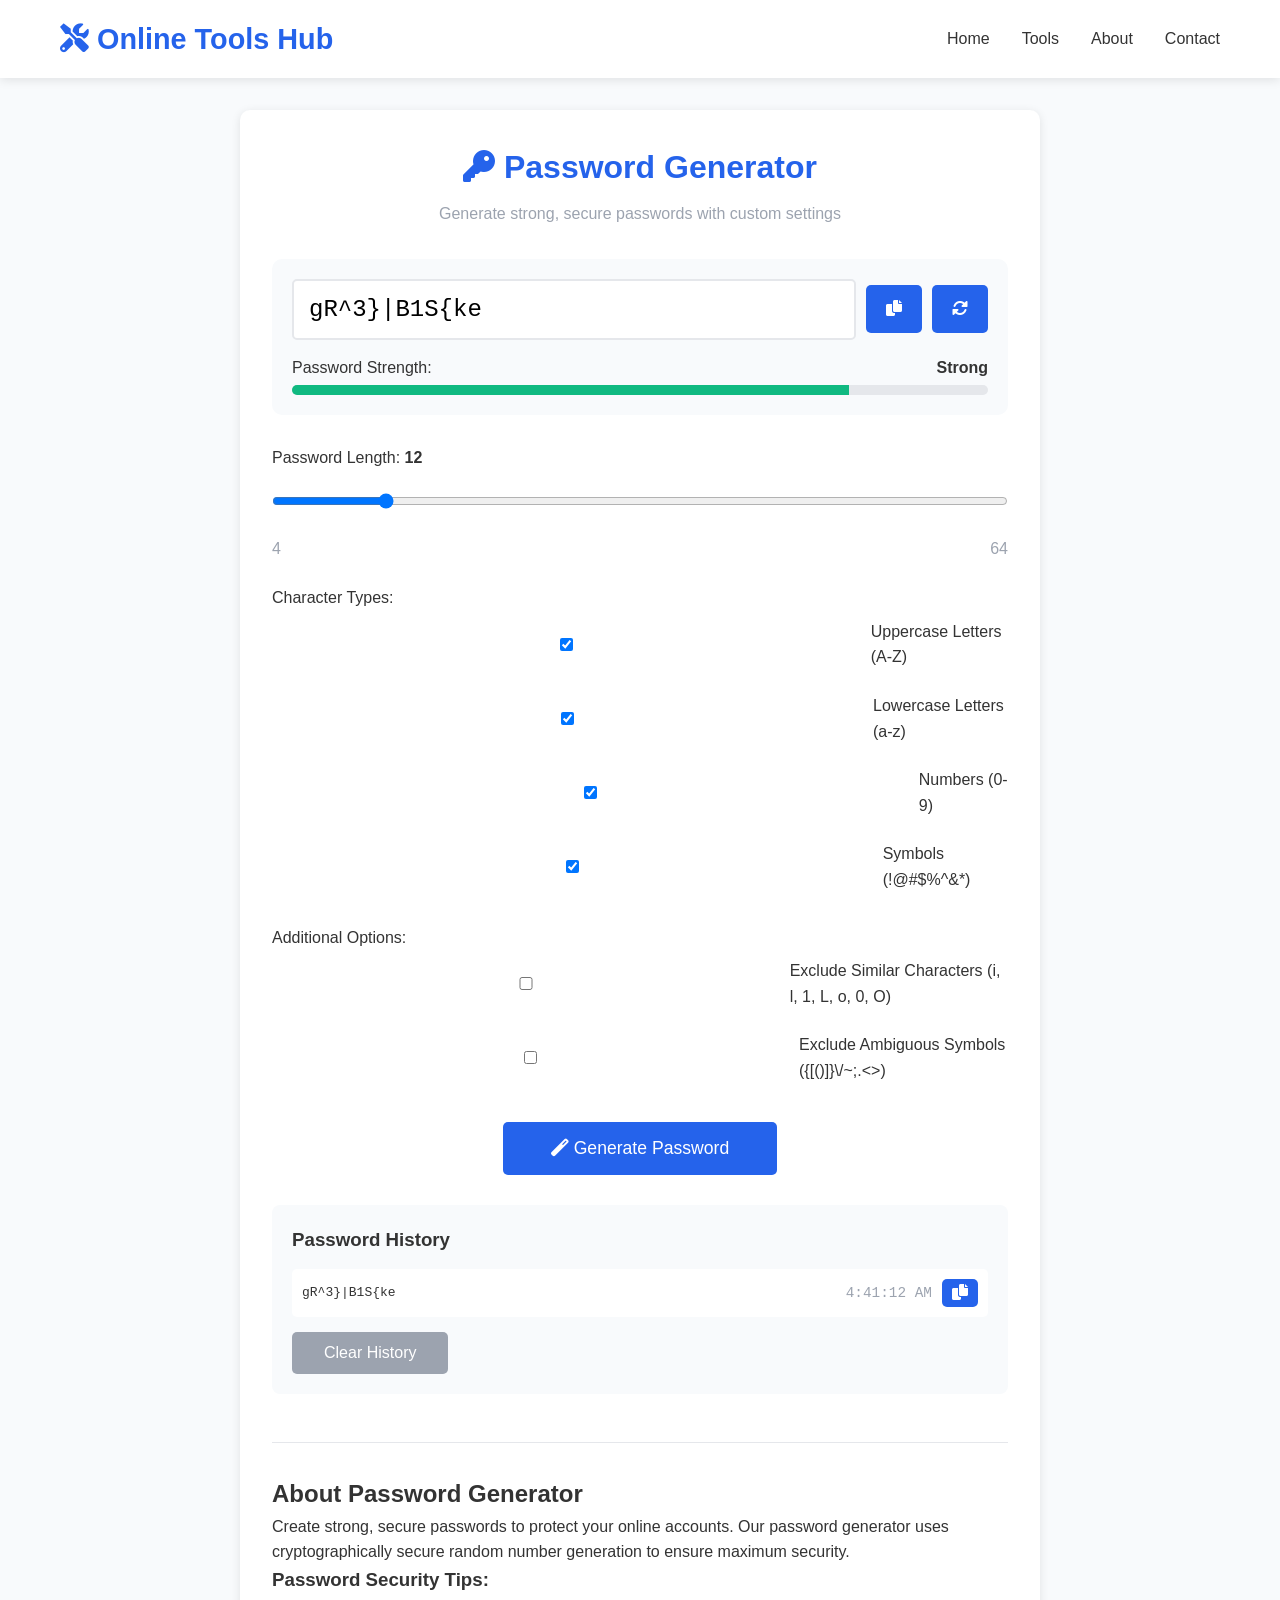
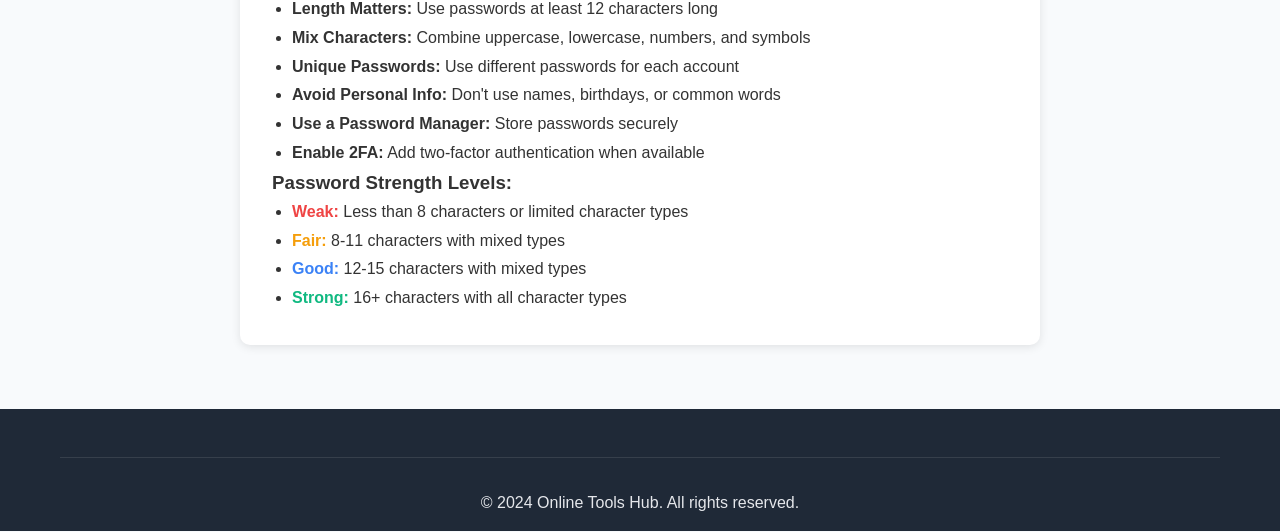
<file: online-tools-website/tools/generator/password-generator.html>
<!DOCTYPE html>
<html lang="en">
<head>
    <meta charset="UTF-8">
    <meta name="viewport" content="width=device-width, initial-scale=1.0">
    <title>Password Generator - Online Tools Hub</title>
    <link rel="stylesheet" href="../../css/style.css">
    <link rel="stylesheet" href="https://cdnjs.cloudflare.com/ajax/libs/font-awesome/6.0.0/css/all.min.css">
</head>
<body>
    <!-- Header -->
    <header class="header">
        <nav class="navbar">
            <div class="container">
                <div class="nav-brand">
                    <h1><a href="../../index.html" style="color: inherit; text-decoration: none;"><i class="fas fa-tools"></i> Online Tools Hub</a></h1>
                </div>
                <ul class="nav-menu">
                    <li><a href="../../index.html">Home</a></li>
                    <li><a href="../../index.html#tools">Tools</a></li>
                    <li><a href="../../index.html#about">About</a></li>
                    <li><a href="../../index.html#contact">Contact</a></li>
                </ul>
                <div class="hamburger">
                    <span></span>
                    <span></span>
                    <span></span>
                </div>
            </div>
        </nav>
    </header>

    <!-- Tool Container -->
    <div class="container">
        <div class="tool-container">
            <div class="tool-header">
                <h1><i class="fas fa-key"></i> Password Generator</h1>
                <p>Generate strong, secure passwords with custom settings</p>
            </div>

            <div class="tool-content">
                <!-- Generated Password Display -->
                <div style="background: var(--light-bg); padding: 20px; border-radius: 10px; margin-bottom: 30px;">
                    <div style="display: flex; align-items: center; gap: 10px;">
                        <input type="text" id="passwordDisplay" readonly 
                               style="flex: 1; font-size: 1.5rem; font-family: monospace; padding: 15px; 
                                      border: 2px solid var(--gray-light); border-radius: 5px;"
                               placeholder="Click generate to create password">
                        <button class="btn" onclick="copyPassword()" style="padding: 15px 20px;">
                            <i class="fas fa-copy"></i>
                        </button>
                        <button class="btn" onclick="generatePassword()" style="padding: 15px 20px;">
                            <i class="fas fa-sync-alt"></i>
                        </button>
                    </div>
                    
                    <!-- Password Strength Indicator -->
                    <div style="margin-top: 15px;">
                        <div style="display: flex; justify-content: space-between; margin-bottom: 5px;">
                            <span>Password Strength:</span>
                            <span id="strengthText" style="font-weight: bold;">-</span>
                        </div>
                        <div style="height: 10px; background: var(--gray-light); border-radius: 5px; overflow: hidden;">
                            <div id="strengthBar" style="height: 100%; width: 0%; transition: all 0.3s;"></div>
                        </div>
                    </div>
                </div>

                <!-- Password Settings -->
                <div class="input-group">
                    <label>Password Length: <span id="lengthValue" style="font-weight: bold;">12</span></label>
                    <input type="range" id="passwordLength" min="4" max="64" value="12" 
                           style="width: 100%;" oninput="updateLength()">
                    <div style="display: flex; justify-content: space-between; margin-top: 5px; color: var(--gray-medium);">
                        <span>4</span>
                        <span>64</span>
                    </div>
                </div>

                <div class="input-group">
                    <label>Character Types:</label>
                    <div style="display: grid; gap: 15px;">
                        <label style="display: flex; align-items: center; cursor: pointer;">
                            <input type="checkbox" id="uppercase" checked style="margin-right: 10px;">
                            <span>Uppercase Letters (A-Z)</span>
                        </label>
                        <label style="display: flex; align-items: center; cursor: pointer;">
                            <input type="checkbox" id="lowercase" checked style="margin-right: 10px;">
                            <span>Lowercase Letters (a-z)</span>
                        </label>
                        <label style="display: flex; align-items: center; cursor: pointer;">
                            <input type="checkbox" id="numbers" checked style="margin-right: 10px;">
                            <span>Numbers (0-9)</span>
                        </label>
                        <label style="display: flex; align-items: center; cursor: pointer;">
                            <input type="checkbox" id="symbols" checked style="margin-right: 10px;">
                            <span>Symbols (!@#$%^&*)</span>
                        </label>
                    </div>
                </div>

                <div class="input-group">
                    <label>Additional Options:</label>
                    <div style="display: grid; gap: 15px;">
                        <label style="display: flex; align-items: center; cursor: pointer;">
                            <input type="checkbox" id="excludeSimilar" style="margin-right: 10px;">
                            <span>Exclude Similar Characters (i, l, 1, L, o, 0, O)</span>
                        </label>
                        <label style="display: flex; align-items: center; cursor: pointer;">
                            <input type="checkbox" id="excludeAmbiguous" style="margin-right: 10px;">
                            <span>Exclude Ambiguous Symbols ({[()]}\/~;.<>)</span>
                        </label>
                    </div>
                </div>

                <div style="margin-top: 30px; text-align: center;">
                    <button class="btn" onclick="generatePassword()" style="padding: 1rem 3rem; font-size: 1.1rem;">
                        <i class="fas fa-magic"></i> Generate Password
                    </button>
                </div>

                <!-- Password History -->
                <div style="margin-top: 30px; padding: 20px; background: var(--light-bg); border-radius: 8px;">
                    <h3 style="margin-bottom: 15px;">Password History</h3>
                    <div id="passwordHistory" style="max-height: 200px; overflow-y: auto;">
                        <p style="color: var(--gray-medium);">No passwords generated yet</p>
                    </div>
                    <button class="btn btn-secondary" onclick="clearHistory()" style="margin-top: 10px;">
                        Clear History
                    </button>
                </div>
            </div>

            <!-- Tool Information -->
            <div style="margin-top: 3rem; padding-top: 2rem; border-top: 1px solid var(--gray-light);">
                <h2>About Password Generator</h2>
                <p>Create strong, secure passwords to protect your online accounts. Our password generator uses cryptographically secure random number generation to ensure maximum security.</p>
                
                <h3>Password Security Tips:</h3>
                <ul style="margin-left: 20px; line-height: 1.8;">
                    <li><strong>Length Matters:</strong> Use passwords at least 12 characters long</li>
                    <li><strong>Mix Characters:</strong> Combine uppercase, lowercase, numbers, and symbols</li>
                    <li><strong>Unique Passwords:</strong> Use different passwords for each account</li>
                    <li><strong>Avoid Personal Info:</strong> Don't use names, birthdays, or common words</li>
                    <li><strong>Use a Password Manager:</strong> Store passwords securely</li>
                    <li><strong>Enable 2FA:</strong> Add two-factor authentication when available</li>
                </ul>

                <h3>Password Strength Levels:</h3>
                <ul style="margin-left: 20px; line-height: 1.8;">
                    <li><span style="color: #ef4444; font-weight: bold;">Weak:</span> Less than 8 characters or limited character types</li>
                    <li><span style="color: #f59e0b; font-weight: bold;">Fair:</span> 8-11 characters with mixed types</li>
                    <li><span style="color: #3b82f6; font-weight: bold;">Good:</span> 12-15 characters with mixed types</li>
                    <li><span style="color: #10b981; font-weight: bold;">Strong:</span> 16+ characters with all character types</li>
                </ul>
            </div>
        </div>
    </div>

    <!-- Footer -->
    <footer class="footer" style="margin-top: 4rem;">
        <div class="container">
            <div class="footer-bottom">
                <p>&copy; 2024 Online Tools Hub. All rights reserved.</p>
            </div>
        </div>
    </footer>

    <script src="../../js/main.js"></script>
    <script>
        let passwordHistory = [];
        
        function updateLength() {
            const length = document.getElementById('passwordLength').value;
            document.getElementById('lengthValue').textContent = length;
        }
        
        function generatePassword() {
            const length = parseInt(document.getElementById('passwordLength').value);
            const options = {
                uppercase: document.getElementById('uppercase').checked,
                lowercase: document.getElementById('lowercase').checked,
                numbers: document.getElementById('numbers').checked,
                symbols: document.getElementById('symbols').checked
            };
            
            // Check if at least one option is selected
            if (!options.uppercase && !options.lowercase && !options.numbers && !options.symbols) {
                alert('Please select at least one character type');
                return;
            }
            
            // Build character set
            let charset = '';
            if (options.lowercase) charset += 'abcdefghijklmnopqrstuvwxyz';
            if (options.uppercase) charset += 'ABCDEFGHIJKLMNOPQRSTUVWXYZ';
            if (options.numbers) charset += '0123456789';
            if (options.symbols) charset += '!@#$%^&*()_+-=[]{}|;:,.<>?';
            
            // Exclude similar characters if option is checked
            if (document.getElementById('excludeSimilar').checked) {
                charset = charset.replace(/[il1Lo0O]/g, '');
            }
            
            // Exclude ambiguous symbols if option is checked
            if (document.getElementById('excludeAmbiguous').checked) {
                charset = charset.replace(/[{}\[\]()\/\\~;.<>]/g, '');
            }
            
            // Generate password
            let password = '';
            for (let i = 0; i < length; i++) {
                password += charset.charAt(Math.floor(Math.random() * charset.length));
            }
            
            // Display password
            document.getElementById('passwordDisplay').value = password;
            
            // Update strength indicator
            updateStrengthIndicator(password);
            
            // Add to history
            addToHistory(password);
        }
        
        function updateStrengthIndicator(password) {
            let strength = 0;
            let strengthText = 'Weak';
            let strengthColor = '#ef4444';
            
            // Length score
            if (password.length >= 8) strength += 20;
            if (password.length >= 12) strength += 20;
            if (password.length >= 16) strength += 20;
            
            // Character type score
            if (/[a-z]/.test(password)) strength += 10;
            if (/[A-Z]/.test(password)) strength += 10;
            if (/[0-9]/.test(password)) strength += 10;
            if (/[^a-zA-Z0-9]/.test(password)) strength += 10;
            
            // Determine strength level
            if (strength >= 80) {
                strengthText = 'Strong';
                strengthColor = '#10b981';
            } else if (strength >= 60) {
                strengthText = 'Good';
                strengthColor = '#3b82f6';
            } else if (strength >= 40) {
                strengthText = 'Fair';
                strengthColor = '#f59e0b';
            }
            
            document.getElementById('strengthText').textContent = strengthText;
            document.getElementById('strengthBar').style.width = strength + '%';
            document.getElementById('strengthBar').style.backgroundColor = strengthColor;
        }
        
        function copyPassword() {
            const password = document.getElementById('passwordDisplay').value;
            if (!password) {
                alert('Generate a password first');
                return;
            }
            
            navigator.clipboard.writeText(password).then(() => {
                const btn = event.target.closest('button');
                const icon = btn.querySelector('i');
                icon.className = 'fas fa-check';
                btn.style.backgroundColor = '#10b981';
                
                setTimeout(() => {
                    icon.className = 'fas fa-copy';
                    btn.style.backgroundColor = '';
                }, 2000);
            });
        }
        
        function addToHistory(password) {
            passwordHistory.unshift({
                password: password,
                timestamp: new Date().toLocaleTimeString()
            });
            
            // Keep only last 10 passwords
            if (passwordHistory.length > 10) {
                passwordHistory.pop();
            }
            
            updateHistoryDisplay();
        }
        
        function updateHistoryDisplay() {
            const historyDiv = document.getElementById('passwordHistory');
            
            if (passwordHistory.length === 0) {
                historyDiv.innerHTML = '<p style="color: var(--gray-medium);">No passwords generated yet</p>';
                return;
            }
            
            historyDiv.innerHTML = passwordHistory.map(item => `
                <div style="display: flex; justify-content: space-between; align-items: center; 
                           padding: 10px; margin-bottom: 5px; background: var(--white); 
                           border-radius: 5px; font-family: monospace;">
                    <span style="flex: 1; overflow: hidden; text-overflow: ellipsis;">${item.password}</span>
                    <span style="color: var(--gray-medium); font-size: 0.9rem; margin-left: 10px;">${item.timestamp}</span>
                    <button class="btn" onclick="copyHistoryPassword('${item.password}')" 
                            style="padding: 5px 10px; margin-left: 10px;">
                        <i class="fas fa-copy"></i>
                    </button>
                </div>
            `).join('');
        }
        
        function copyHistoryPassword(password) {
            navigator.clipboard.writeText(password).then(() => {
                const btn = event.target.closest('button');
                const icon = btn.querySelector('i');
                icon.className = 'fas fa-check';
                btn.style.backgroundColor = '#10b981';
                
                setTimeout(() => {
                    icon.className = 'fas fa-copy';
                    btn.style.backgroundColor = '';
                }, 2000);
            });
        }
        
        function clearHistory() {
            passwordHistory = [];
            updateHistoryDisplay();
        }
        
        // Generate initial password on load
        window.addEventListener('load', generatePassword);
    </script>
</body>
</html>
</file>
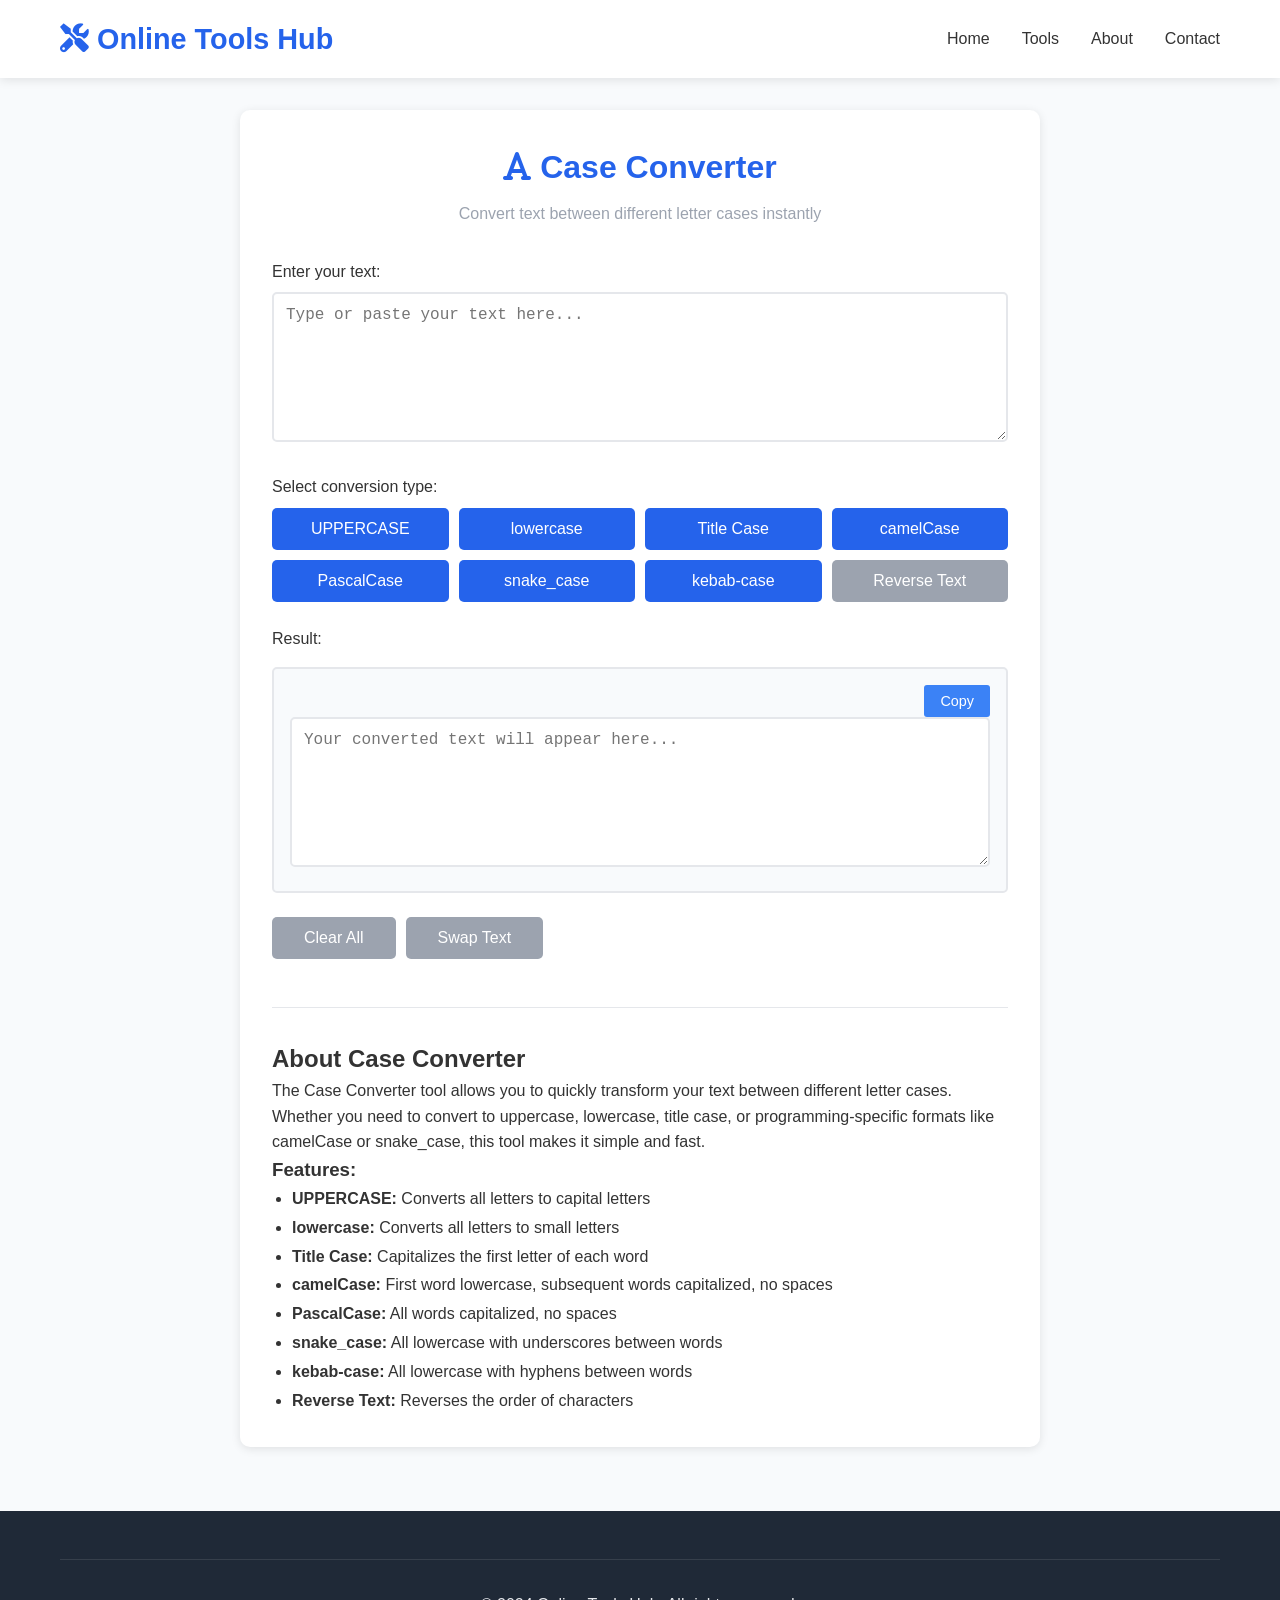
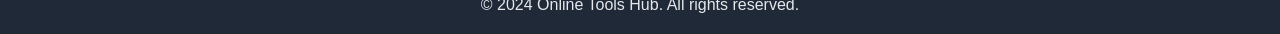
<file: online-tools-website/tools/text/case-converter.html>
<!DOCTYPE html>
<html lang="en">
<head>
    <meta charset="UTF-8">
    <meta name="viewport" content="width=device-width, initial-scale=1.0">
    <title>Case Converter - Online Tools Hub</title>
    <link rel="stylesheet" href="../../css/style.css">
    <link rel="stylesheet" href="https://cdnjs.cloudflare.com/ajax/libs/font-awesome/6.0.0/css/all.min.css">
</head>
<body>
    <!-- Header -->
    <header class="header">
        <nav class="navbar">
            <div class="container">
                <div class="nav-brand">
                    <h1><a href="../../index.html" style="color: inherit; text-decoration: none;"><i class="fas fa-tools"></i> Online Tools Hub</a></h1>
                </div>
                <ul class="nav-menu">
                    <li><a href="../../index.html">Home</a></li>
                    <li><a href="../../index.html#tools">Tools</a></li>
                    <li><a href="../../index.html#about">About</a></li>
                    <li><a href="../../index.html#contact">Contact</a></li>
                </ul>
                <div class="hamburger">
                    <span></span>
                    <span></span>
                    <span></span>
                </div>
            </div>
        </nav>
    </header>

    <!-- Tool Container -->
    <div class="container">
        <div class="tool-container">
            <div class="tool-header">
                <h1><i class="fas fa-font"></i> Case Converter</h1>
                <p>Convert text between different letter cases instantly</p>
            </div>

            <div class="tool-content">
                <div class="input-group">
                    <label for="inputText">Enter your text:</label>
                    <textarea id="inputText" placeholder="Type or paste your text here..." rows="6"></textarea>
                </div>

                <div class="input-group">
                    <label>Select conversion type:</label>
                    <div style="display: grid; grid-template-columns: repeat(auto-fit, minmax(150px, 1fr)); gap: 10px;">
                        <button class="btn" onclick="convertText('upper')">UPPERCASE</button>
                        <button class="btn" onclick="convertText('lower')">lowercase</button>
                        <button class="btn" onclick="convertText('title')">Title Case</button>
                        <button class="btn" onclick="convertText('camel')">camelCase</button>
                        <button class="btn" onclick="convertText('pascal')">PascalCase</button>
                        <button class="btn" onclick="convertText('snake')">snake_case</button>
                        <button class="btn" onclick="convertText('kebab')">kebab-case</button>
                        <button class="btn btn-secondary" onclick="reverseText()">Reverse Text</button>
                    </div>
                </div>

                <div class="input-group">
                    <label for="outputText">Result:</label>
                    <div class="result-box">
                        <button class="copy-btn" onclick="copyResult()">Copy</button>
                        <textarea id="outputText" readonly rows="6" placeholder="Your converted text will appear here..."></textarea>
                    </div>
                </div>

                <div style="margin-top: 20px; display: flex; gap: 10px; flex-wrap: wrap;">
                    <button class="btn btn-secondary" onclick="clearAll()">Clear All</button>
                    <button class="btn btn-secondary" onclick="swapText()">Swap Text</button>
                </div>
            </div>

            <!-- Tool Information -->
            <div style="margin-top: 3rem; padding-top: 2rem; border-top: 1px solid var(--gray-light);">
                <h2>About Case Converter</h2>
                <p>The Case Converter tool allows you to quickly transform your text between different letter cases. Whether you need to convert to uppercase, lowercase, title case, or programming-specific formats like camelCase or snake_case, this tool makes it simple and fast.</p>
                
                <h3>Features:</h3>
                <ul style="margin-left: 20px; line-height: 1.8;">
                    <li><strong>UPPERCASE:</strong> Converts all letters to capital letters</li>
                    <li><strong>lowercase:</strong> Converts all letters to small letters</li>
                    <li><strong>Title Case:</strong> Capitalizes the first letter of each word</li>
                    <li><strong>camelCase:</strong> First word lowercase, subsequent words capitalized, no spaces</li>
                    <li><strong>PascalCase:</strong> All words capitalized, no spaces</li>
                    <li><strong>snake_case:</strong> All lowercase with underscores between words</li>
                    <li><strong>kebab-case:</strong> All lowercase with hyphens between words</li>
                    <li><strong>Reverse Text:</strong> Reverses the order of characters</li>
                </ul>
            </div>
        </div>
    </div>

    <!-- Footer -->
    <footer class="footer" style="margin-top: 4rem;">
        <div class="container">
            <div class="footer-bottom">
                <p>&copy; 2024 Online Tools Hub. All rights reserved.</p>
            </div>
        </div>
    </footer>

    <script src="../../js/main.js"></script>
    <script>
        function convertText(caseType) {
            const input = document.getElementById('inputText').value;
            const output = ToolUtils.convertCase(input, caseType);
            document.getElementById('outputText').value = output;
        }

        function reverseText() {
            const input = document.getElementById('inputText').value;
            const output = input.split('').reverse().join('');
            document.getElementById('outputText').value = output;
        }

        function copyResult() {
            const outputText = document.getElementById('outputText').value;
            const copyBtn = document.querySelector('.copy-btn');
            copyToClipboard(outputText, copyBtn);
        }

        function clearAll() {
            document.getElementById('inputText').value = '';
            document.getElementById('outputText').value = '';
        }

        function swapText() {
            const input = document.getElementById('inputText').value;
            const output = document.getElementById('outputText').value;
            document.getElementById('inputText').value = output;
            document.getElementById('outputText').value = input;
        }

        // Auto-resize textareas
        document.querySelectorAll('textarea').forEach(textarea => {
            textarea.style.height = 'auto';
            textarea.style.height = textarea.scrollHeight + 'px';
            
            textarea.addEventListener('input', function() {
                this.style.height = 'auto';
                this.style.height = this.scrollHeight + 'px';
            });
        });
    </script>
</body>
</html>
</file>
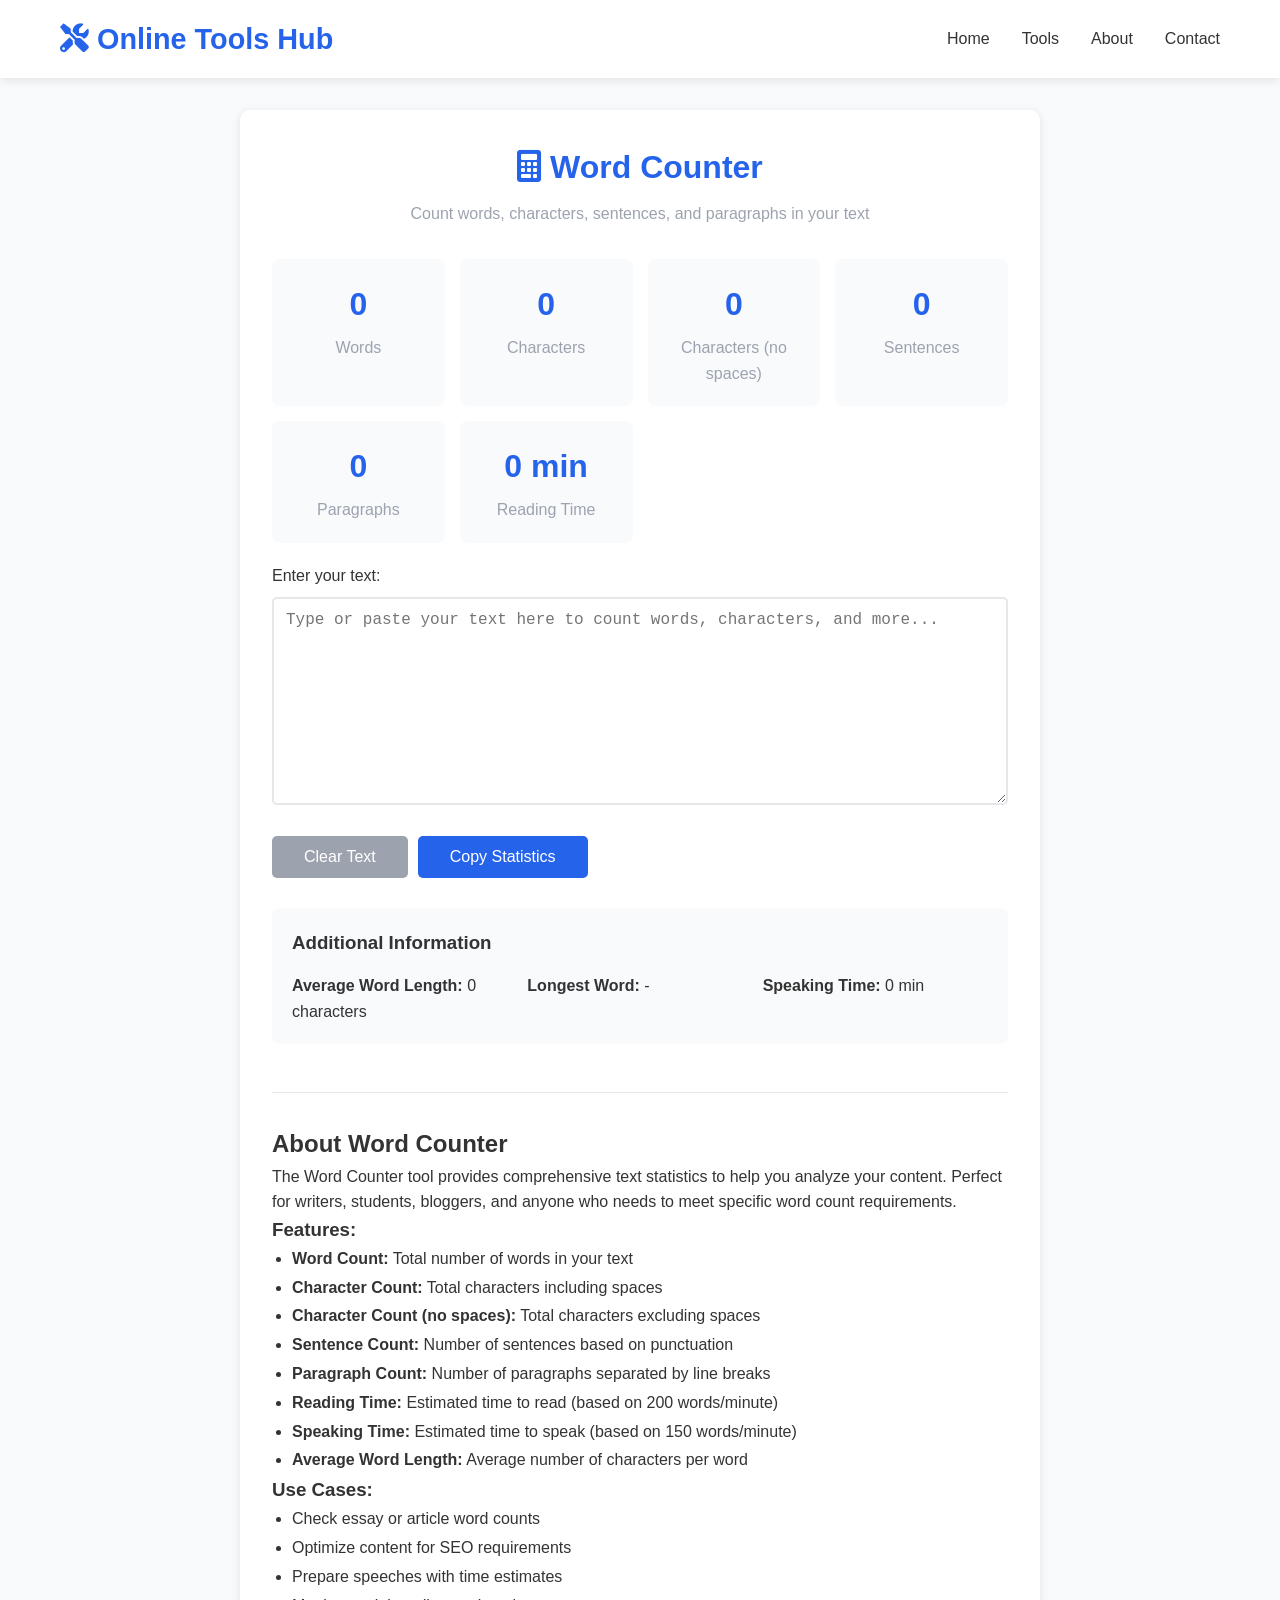
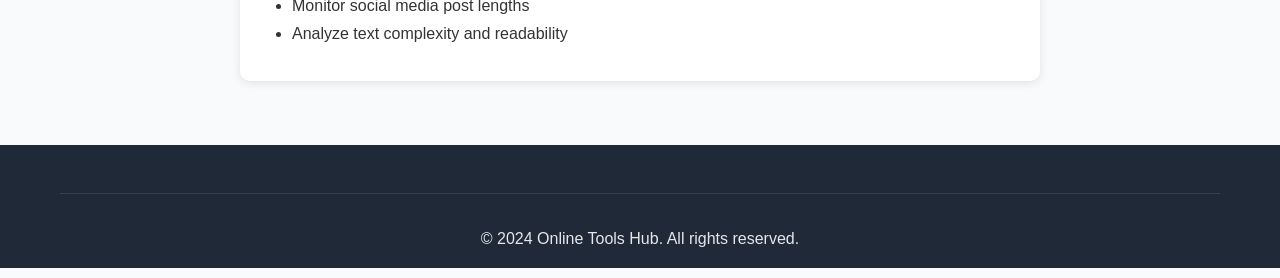
<file: online-tools-website/tools/text/word-counter.html>
<!DOCTYPE html>
<html lang="en">
<head>
    <meta charset="UTF-8">
    <meta name="viewport" content="width=device-width, initial-scale=1.0">
    <title>Word Counter - Online Tools Hub</title>
    <link rel="stylesheet" href="../../css/style.css">
    <link rel="stylesheet" href="https://cdnjs.cloudflare.com/ajax/libs/font-awesome/6.0.0/css/all.min.css">
</head>
<body>
    <!-- Header -->
    <header class="header">
        <nav class="navbar">
            <div class="container">
                <div class="nav-brand">
                    <h1><a href="../../index.html" style="color: inherit; text-decoration: none;"><i class="fas fa-tools"></i> Online Tools Hub</a></h1>
                </div>
                <ul class="nav-menu">
                    <li><a href="../../index.html">Home</a></li>
                    <li><a href="../../index.html#tools">Tools</a></li>
                    <li><a href="../../index.html#about">About</a></li>
                    <li><a href="../../index.html#contact">Contact</a></li>
                </ul>
                <div class="hamburger">
                    <span></span>
                    <span></span>
                    <span></span>
                </div>
            </div>
        </nav>
    </header>

    <!-- Tool Container -->
    <div class="container">
        <div class="tool-container">
            <div class="tool-header">
                <h1><i class="fas fa-calculator"></i> Word Counter</h1>
                <p>Count words, characters, sentences, and paragraphs in your text</p>
            </div>

            <div class="tool-content">
                <!-- Statistics Display -->
                <div style="display: grid; grid-template-columns: repeat(auto-fit, minmax(150px, 1fr)); gap: 15px; margin-bottom: 20px;">
                    <div style="background: var(--light-bg); padding: 20px; border-radius: 8px; text-align: center;">
                        <h3 style="color: var(--primary-color); margin: 0; font-size: 2rem;" id="wordCount">0</h3>
                        <p style="margin: 5px 0 0 0; color: var(--gray-medium);">Words</p>
                    </div>
                    <div style="background: var(--light-bg); padding: 20px; border-radius: 8px; text-align: center;">
                        <h3 style="color: var(--primary-color); margin: 0; font-size: 2rem;" id="charCount">0</h3>
                        <p style="margin: 5px 0 0 0; color: var(--gray-medium);">Characters</p>
                    </div>
                    <div style="background: var(--light-bg); padding: 20px; border-radius: 8px; text-align: center;">
                        <h3 style="color: var(--primary-color); margin: 0; font-size: 2rem;" id="charCountNoSpace">0</h3>
                        <p style="margin: 5px 0 0 0; color: var(--gray-medium);">Characters (no spaces)</p>
                    </div>
                    <div style="background: var(--light-bg); padding: 20px; border-radius: 8px; text-align: center;">
                        <h3 style="color: var(--primary-color); margin: 0; font-size: 2rem;" id="sentenceCount">0</h3>
                        <p style="margin: 5px 0 0 0; color: var(--gray-medium);">Sentences</p>
                    </div>
                    <div style="background: var(--light-bg); padding: 20px; border-radius: 8px; text-align: center;">
                        <h3 style="color: var(--primary-color); margin: 0; font-size: 2rem;" id="paragraphCount">0</h3>
                        <p style="margin: 5px 0 0 0; color: var(--gray-medium);">Paragraphs</p>
                    </div>
                    <div style="background: var(--light-bg); padding: 20px; border-radius: 8px; text-align: center;">
                        <h3 style="color: var(--primary-color); margin: 0; font-size: 2rem;" id="readingTime">0 min</h3>
                        <p style="margin: 5px 0 0 0; color: var(--gray-medium);">Reading Time</p>
                    </div>
                </div>

                <div class="input-group">
                    <label for="inputText">Enter your text:</label>
                    <textarea id="inputText" placeholder="Type or paste your text here to count words, characters, and more..." rows="10"></textarea>
                </div>

                <div style="margin-top: 20px; display: flex; gap: 10px; flex-wrap: wrap;">
                    <button class="btn btn-secondary" onclick="clearText()">Clear Text</button>
                    <button class="btn" onclick="copyStats()">Copy Statistics</button>
                </div>

                <!-- Additional Statistics -->
                <div style="margin-top: 30px; padding: 20px; background: var(--light-bg); border-radius: 8px;">
                    <h3 style="margin-bottom: 15px;">Additional Information</h3>
                    <div style="display: grid; grid-template-columns: repeat(auto-fit, minmax(200px, 1fr)); gap: 10px;">
                        <div>
                            <strong>Average Word Length:</strong> <span id="avgWordLength">0</span> characters
                        </div>
                        <div>
                            <strong>Longest Word:</strong> <span id="longestWord">-</span>
                        </div>
                        <div>
                            <strong>Speaking Time:</strong> <span id="speakingTime">0 min</span>
                        </div>
                    </div>
                </div>
            </div>

            <!-- Tool Information -->
            <div style="margin-top: 3rem; padding-top: 2rem; border-top: 1px solid var(--gray-light);">
                <h2>About Word Counter</h2>
                <p>The Word Counter tool provides comprehensive text statistics to help you analyze your content. Perfect for writers, students, bloggers, and anyone who needs to meet specific word count requirements.</p>
                
                <h3>Features:</h3>
                <ul style="margin-left: 20px; line-height: 1.8;">
                    <li><strong>Word Count:</strong> Total number of words in your text</li>
                    <li><strong>Character Count:</strong> Total characters including spaces</li>
                    <li><strong>Character Count (no spaces):</strong> Total characters excluding spaces</li>
                    <li><strong>Sentence Count:</strong> Number of sentences based on punctuation</li>
                    <li><strong>Paragraph Count:</strong> Number of paragraphs separated by line breaks</li>
                    <li><strong>Reading Time:</strong> Estimated time to read (based on 200 words/minute)</li>
                    <li><strong>Speaking Time:</strong> Estimated time to speak (based on 150 words/minute)</li>
                    <li><strong>Average Word Length:</strong> Average number of characters per word</li>
                </ul>

                <h3>Use Cases:</h3>
                <ul style="margin-left: 20px; line-height: 1.8;">
                    <li>Check essay or article word counts</li>
                    <li>Optimize content for SEO requirements</li>
                    <li>Prepare speeches with time estimates</li>
                    <li>Monitor social media post lengths</li>
                    <li>Analyze text complexity and readability</li>
                </ul>
            </div>
        </div>
    </div>

    <!-- Footer -->
    <footer class="footer" style="margin-top: 4rem;">
        <div class="container">
            <div class="footer-bottom">
                <p>&copy; 2024 Online Tools Hub. All rights reserved.</p>
            </div>
        </div>
    </footer>

    <script src="../../js/main.js"></script>
    <script>
        const inputText = document.getElementById('inputText');
        
        function updateStats() {
            const text = inputText.value;
            
            // Word count
            const words = text.trim().split(/\s+/).filter(word => word.length > 0);
            const wordCount = words.length;
            document.getElementById('wordCount').textContent = text.trim() === '' ? 0 : wordCount;
            
            // Character counts
            document.getElementById('charCount').textContent = text.length;
            document.getElementById('charCountNoSpace').textContent = text.replace(/\s/g, '').length;
            
            // Sentence count (simple approximation)
            const sentences = text.split(/[.!?]+/).filter(s => s.trim().length > 0);
            document.getElementById('sentenceCount').textContent = sentences.length;
            
            // Paragraph count
            const paragraphs = text.split(/\n\n+/).filter(p => p.trim().length > 0);
            document.getElementById('paragraphCount').textContent = text.trim() === '' ? 0 : paragraphs.length;
            
            // Reading time (200 words per minute)
            const readingTime = Math.ceil(wordCount / 200);
            document.getElementById('readingTime').textContent = readingTime + ' min';
            
            // Speaking time (150 words per minute)
            const speakingTime = Math.ceil(wordCount / 150);
            document.getElementById('speakingTime').textContent = speakingTime + ' min';
            
            // Average word length
            if (wordCount > 0) {
                const totalChars = words.join('').length;
                const avgLength = (totalChars / wordCount).toFixed(1);
                document.getElementById('avgWordLength').textContent = avgLength;
                
                // Longest word
                const longestWord = words.reduce((longest, current) => 
                    current.length > longest.length ? current : longest, '');
                document.getElementById('longestWord').textContent = longestWord || '-';
            } else {
                document.getElementById('avgWordLength').textContent = '0';
                document.getElementById('longestWord').textContent = '-';
            }
        }
        
        // Update stats on input
        inputText.addEventListener('input', updateStats);
        
        function clearText() {
            inputText.value = '';
            updateStats();
        }
        
        function copyStats() {
            const stats = `Text Statistics:
Words: ${document.getElementById('wordCount').textContent}
Characters: ${document.getElementById('charCount').textContent}
Characters (no spaces): ${document.getElementById('charCountNoSpace').textContent}
Sentences: ${document.getElementById('sentenceCount').textContent}
Paragraphs: ${document.getElementById('paragraphCount').textContent}
Reading Time: ${document.getElementById('readingTime').textContent}
Speaking Time: ${document.getElementById('speakingTime').textContent}
Average Word Length: ${document.getElementById('avgWordLength').textContent} characters
Longest Word: ${document.getElementById('longestWord').textContent}`;
            
            navigator.clipboard.writeText(stats).then(() => {
                const btn = event.target;
                const originalText = btn.textContent;
                btn.textContent = 'Copied!';
                btn.style.backgroundColor = '#10b981';
                
                setTimeout(() => {
                    btn.textContent = originalText;
                    btn.style.backgroundColor = '';
                }, 2000);
            });
        }
        
        // Auto-resize textarea
        inputText.addEventListener('input', function() {
            this.style.height = 'auto';
            this.style.height = this.scrollHeight + 'px';
        });
        
        // Initialize
        updateStats();
    </script>
</body>
</html>
</file>
<file: style.css>
/* CSS Variables */
:root {
    --primary-color: #667eea;
    --primary-gradient: linear-gradient(135deg, #667eea 0%, #764ba2 100%);
    --secondary-color: #f093fb;
    --accent-color: #ff6b6b;
    --dark-color: #2d3748;
    --light-color: #f7fafc;
    --gray-50: #f9fafb;
    --gray-100: #f3f4f6;
    --gray-200: #e5e7eb;
    --gray-300: #d1d5db;
    --gray-400: #9ca3af;
    --gray-500: #6b7280;
    --gray-600: #4b5563;
    --gray-700: #374151;
    --gray-800: #1f2937;
    --gray-900: #111827;
    --success-color: #10b981;
    --warning-color: #f59e0b;
    --error-color: #ef4444;
    --border-radius: 12px;
    --box-shadow: 0 4px 6px -1px rgba(0, 0, 0, 0.1), 0 2px 4px -1px rgba(0, 0, 0, 0.06);
    --box-shadow-lg: 0 10px 15px -3px rgba(0, 0, 0, 0.1), 0 4px 6px -2px rgba(0, 0, 0, 0.05);
    --transition: all 0.3s cubic-bezier(0.4, 0, 0.2, 1);
    --font-family: 'Inter', -apple-system, BlinkMacSystemFont, 'Segoe UI', Roboto, sans-serif;
}

/* Reset and Base Styles */
* {
    margin: 0;
    padding: 0;
    box-sizing: border-box;
}

html {
    scroll-behavior: smooth;
}

body {
    font-family: var(--font-family);
    line-height: 1.6;
    color: var(--gray-800);
    background-color: var(--light-color);
    overflow-x: hidden;
}

.container {
    max-width: 1200px;
    margin: 0 auto;
    padding: 0 1rem;
}

/* Header Styles */
.header {
    position: fixed;
    top: 0;
    left: 0;
    right: 0;
    background: rgba(255, 255, 255, 0.95);
    backdrop-filter: blur(10px);
    z-index: 1000;
    border-bottom: 1px solid var(--gray-200);
    transition: var(--transition);
}

.navbar {
    padding: 1rem 0;
}

.nav-container {
    display: flex;
    justify-content: space-between;
    align-items: center;
    max-width: 1200px;
    margin: 0 auto;
    padding: 0 1rem;
}

.nav-logo {
    display: flex;
    align-items: center;
    gap: 0.5rem;
    font-size: 1.5rem;
    font-weight: 700;
    color: var(--primary-color);
    text-decoration: none;
}

.nav-logo i {
    font-size: 1.8rem;
}

.nav-menu {
    display: flex;
    gap: 2rem;
    list-style: none;
}

.nav-link {
    text-decoration: none;
    color: var(--gray-700);
    font-weight: 500;
    position: relative;
    transition: var(--transition);
}

.nav-link:hover {
    color: var(--primary-color);
}

.nav-link::after {
    content: '';
    position: absolute;
    bottom: -4px;
    left: 0;
    width: 0;
    height: 2px;
    background: var(--primary-gradient);
    transition: width 0.3s ease;
}

.nav-link:hover::after {
    width: 100%;
}

.nav-toggle {
    display: none;
    flex-direction: column;
    cursor: pointer;
}

.nav-toggle span {
    width: 25px;
    height: 3px;
    background: var(--gray-700);
    margin: 3px 0;
    transition: var(--transition);
}

/* Hero Section */
.hero {
    padding: 8rem 1rem 4rem;
    background: linear-gradient(135deg, #667eea 0%, #764ba2 100%);
    color: white;
    position: relative;
    overflow: hidden;
}

.hero::before {
    content: '';
    position: absolute;
    top: 0;
    left: 0;
    right: 0;
    bottom: 0;
    background: url('data:image/svg+xml,<svg width="60" height="60" viewBox="0 0 60 60" xmlns="http://www.w3.org/2000/svg"><g fill="none" fill-rule="evenodd"><g fill="%23ffffff" fill-opacity="0.1"><polygon points="36,34 24,34 24,26 36,26"/></g></svg>');
    opacity: 0.1;
}

.hero-content {
    display: grid;
    grid-template-columns: 1fr 1fr;
    gap: 3rem;
    align-items: center;
    max-width: 1200px;
    margin: 0 auto;
    position: relative;
    z-index: 1;
}

.hero-text h1 {
    font-size: 3.5rem;
    font-weight: 800;
    margin-bottom: 1.5rem;
    line-height: 1.2;
}

.hero-text p {
    font-size: 1.25rem;
    margin-bottom: 2rem;
    opacity: 0.9;
}

.hero-stats {
    display: grid;
    grid-template-columns: repeat(3, 1fr);
    gap: 2rem;
    margin-bottom: 3rem;
}

.stat {
    text-align: center;
}

.stat-number {
    display: block;
    font-size: 2rem;
    font-weight: 700;
    margin-bottom: 0.5rem;
}

.stat-label {
    font-size: 0.9rem;
    opacity: 0.8;
}

.cta-button {
    display: inline-flex;
    align-items: center;
    gap: 0.5rem;
    padding: 1rem 2rem;
    background: rgba(255, 255, 255, 0.2);
    color: white;
    text-decoration: none;
    border-radius: var(--border-radius);
    font-weight: 600;
    transition: var(--transition);
    backdrop-filter: blur(10px);
    border: 1px solid rgba(255, 255, 255, 0.3);
}

.cta-button:hover {
    background: rgba(255, 255, 255, 0.3);
    transform: translateY(-2px);
    box-shadow: var(--box-shadow-lg);
}

/* Floating Tools Animation */
.floating-tools {
    position: relative;
    height: 400px;
}

.tool-icon {
    position: absolute;
    width: 60px;
    height: 60px;
    background: rgba(255, 255, 255, 0.2);
    border-radius: 50%;
    display: flex;
    align-items: center;
    justify-content: center;
    backdrop-filter: blur(10px);
    border: 1px solid rgba(255, 255, 255, 0.3);
    animation: float 6s ease-in-out infinite;
    animation-delay: var(--delay);
}

.tool-icon i {
    font-size: 1.5rem;
    color: white;
}

.tool-icon:nth-child(1) { top: 10%; left: 20%; }
.tool-icon:nth-child(2) { top: 30%; right: 10%; }
.tool-icon:nth-child(3) { top: 50%; left: 10%; }
.tool-icon:nth-child(4) { top: 70%; right: 30%; }
.tool-icon:nth-child(5) { top: 20%; left: 50%; }
.tool-icon:nth-child(6) { top: 80%; left: 40%; }

@keyframes float {
    0%, 100% { transform: translateY(0px); }
    50% { transform: translateY(-20px); }
}

/* Search Section */
.search-section {
    padding: 2rem 1rem;
    background: var(--gray-50);
}

.search-box {
    position: relative;
    max-width: 600px;
    margin: 0 auto;
}

.search-box i {
    position: absolute;
    left: 1rem;
    top: 50%;
    transform: translateY(-50%);
    color: var(--gray-400);
    z-index: 1;
}

.search-box input {
    width: 100%;
    padding: 1rem 1rem 1rem 3rem;
    border: 2px solid var(--gray-200);
    border-radius: var(--border-radius);
    font-size: 1rem;
    transition: var(--transition);
    background: white;
}

.search-box input:focus {
    outline: none;
    border-color: var(--primary-color);
    box-shadow: 0 0 0 3px rgba(102, 126, 234, 0.1);
}

.search-suggestions {
    position: absolute;
    top: 100%;
    left: 0;
    right: 0;
    background: white;
    border: 1px solid var(--gray-200);
    border-top: none;
    border-radius: 0 0 var(--border-radius) var(--border-radius);
    max-height: 300px;
    overflow-y: auto;
    z-index: 100;
    display: none;
}

.suggestion-item {
    padding: 0.75rem 1rem;
    cursor: pointer;
    transition: var(--transition);
    border-bottom: 1px solid var(--gray-100);
}

.suggestion-item:hover {
    background: var(--gray-50);
}

.suggestion-item:last-child {
    border-bottom: none;
}

/* Tools Section */
.tools-section {
    padding: 4rem 1rem;
}

.section-header {
    text-align: center;
    margin-bottom: 3rem;
}

.section-header h2 {
    font-size: 2.5rem;
    font-weight: 700;
    margin-bottom: 1rem;
    color: var(--gray-900);
}

.section-header p {
    font-size: 1.1rem;
    color: var(--gray-600);
    max-width: 600px;
    margin: 0 auto;
}

/* Category Tabs */
.category-tabs {
    display: flex;
    justify-content: center;
    gap: 1rem;
    margin-bottom: 3rem;
    flex-wrap: wrap;
}

.tab-button {
    display: flex;
    align-items: center;
    gap: 0.5rem;
    padding: 0.75rem 1.5rem;
    border: 2px solid var(--gray-200);
    background: white;
    color: var(--gray-600);
    border-radius: var(--border-radius);
    cursor: pointer;
    transition: var(--transition);
    font-weight: 500;
}

.tab-button:hover {
    border-color: var(--primary-color);
    color: var(--primary-color);
}

.tab-button.active {
    background: var(--primary-gradient);
    border-color: transparent;
    color: white;
}

/* Tools Grid */
.tools-grid {
    display: grid;
    grid-template-columns: repeat(auto-fit, minmax(300px, 1fr));
    gap: 1.5rem;
    margin-top: 2rem;
}

.tool-card {
    background: white;
    border-radius: var(--border-radius);
    padding: 1.5rem;
    box-shadow: var(--box-shadow);
    transition: var(--transition);
    cursor: pointer;
    border: 1px solid var(--gray-200);
    position: relative;
    overflow: hidden;
}

.tool-card::before {
    content: '';
    position: absolute;
    top: 0;
    left: 0;
    right: 0;
    height: 4px;
    background: var(--primary-gradient);
    transform: scaleX(0);
    transition: transform 0.3s ease;
}

.tool-card:hover {
    transform: translateY(-4px);
    box-shadow: var(--box-shadow-lg);
    border-color: var(--primary-color);
}

.tool-card:hover::before {
    transform: scaleX(1);
}

.tool-card .tool-icon {
    width: 60px;
    height: 60px;
    background: var(--primary-gradient);
    border-radius: var(--border-radius);
    display: flex;
    align-items: center;
    justify-content: center;
    margin-bottom: 1rem;
    position: static;
    animation: none;
}

.tool-card .tool-icon i {
    font-size: 1.5rem;
    color: white;
}

.tool-card h3 {
    font-size: 1.25rem;
    font-weight: 600;
    margin-bottom: 0.5rem;
    color: var(--gray-900);
}

.tool-card p {
    color: var(--gray-600);
    margin-bottom: 1rem;
    line-height: 1.5;
}

.tool-tags {
    display: flex;
    gap: 0.5rem;
    flex-wrap: wrap;
}

.tag {
    padding: 0.25rem 0.75rem;
    background: var(--gray-100);
    color: var(--gray-600);
    border-radius: 20px;
    font-size: 0.8rem;
    font-weight: 500;
}

/* Modal Styles */
.modal {
    display: none;
    position: fixed;
    top: 0;
    left: 0;
    width: 100%;
    height: 100%;
    background: rgba(0, 0, 0, 0.5);
    z-index: 2000;
    backdrop-filter: blur(5px);
}

.modal-content {
    position: absolute;
    top: 50%;
    left: 50%;
    transform: translate(-50%, -50%);
    background: white;
    border-radius: var(--border-radius);
    max-width: 90vw;
    max-height: 90vh;
    overflow: hidden;
    box-shadow: var(--box-shadow-lg);
    animation: modalFadeIn 0.3s ease;
}

@keyframes modalFadeIn {
    from { opacity: 0; transform: translate(-50%, -50%) scale(0.9); }
    to { opacity: 1; transform: translate(-50%, -50%) scale(1); }
}

.modal-header {
    display: flex;
    justify-content: space-between;
    align-items: center;
    padding: 1.5rem;
    border-bottom: 1px solid var(--gray-200);
    background: var(--gray-50);
}

.modal-header h2 {
    margin: 0;
    color: var(--gray-900);
}

.modal-close {
    background: none;
    border: none;
    font-size: 1.5rem;
    cursor: pointer;
    color: var(--gray-500);
    transition: var(--transition);
    padding: 0.5rem;
    border-radius: 50%;
}

.modal-close:hover {
    background: var(--gray-200);
    color: var(--gray-700);
}

.modal-body {
    padding: 1.5rem;
    max-height: 70vh;
    overflow-y: auto;
}

/* Features Section */
.features-section {
    padding: 4rem 1rem;
    background: var(--gray-50);
}

.features-grid {
    display: grid;
    grid-template-columns: repeat(auto-fit, minmax(300px, 1fr));
    gap: 2rem;
}

.feature-card {
    background: white;
    padding: 2rem;
    border-radius: var(--border-radius);
    text-align: center;
    box-shadow: var(--box-shadow);
    transition: var(--transition);
}

.feature-card:hover {
    transform: translateY(-4px);
    box-shadow: var(--box-shadow-lg);
}

.feature-icon {
    width: 80px;
    height: 80px;
    background: var(--primary-gradient);
    border-radius: 50%;
    display: flex;
    align-items: center;
    justify-content: center;
    margin: 0 auto 1.5rem;
}

.feature-icon i {
    font-size: 2rem;
    color: white;
}

.feature-card h3 {
    font-size: 1.5rem;
    font-weight: 600;
    margin-bottom: 1rem;
    color: var(--gray-900);
}

.feature-card p {
    color: var(--gray-600);
    line-height: 1.6;
}

/* About Section */
.about-section {
    padding: 4rem 1rem;
    background: white;
}

.about-content {
    display: grid;
    grid-template-columns: 1fr 1fr;
    gap: 3rem;
    align-items: center;
}

.about-text h2 {
    font-size: 2.5rem;
    font-weight: 700;
    margin-bottom: 1.5rem;
    color: var(--gray-900);
}

.about-text p {
    color: var(--gray-600);
    line-height: 1.6;
    margin-bottom: 1.5rem;
}

.about-stats {
    display: flex;
    gap: 2rem;
    margin-top: 2rem;
}

.stat-item {
    text-align: center;
}

.stat-item strong {
    display: block;
    font-size: 2rem;
    font-weight: 700;
    color: var(--primary-color);
    margin-bottom: 0.5rem;
}

.stat-item span {
    color: var(--gray-600);
    font-size: 0.9rem;
}

.about-graphic {
    position: relative;
    height: 300px;
}

.graphic-element {
    position: absolute;
    border-radius: var(--border-radius);
    background: var(--primary-gradient);
    opacity: 0.8;
    animation: float 6s ease-in-out infinite;
}

.graphic-element:nth-child(1) {
    width: 100px;
    height: 100px;
    top: 20%;
    left: 10%;
    animation-delay: 0s;
}

.graphic-element:nth-child(2) {
    width: 80px;
    height: 80px;
    top: 50%;
    right: 20%;
    animation-delay: 2s;
}

.graphic-element:nth-child(3) {
    width: 60px;
    height: 60px;
    bottom: 20%;
    left: 30%;
    animation-delay: 4s;
}

/* Contact Section */
.contact-section {
    padding: 4rem 1rem;
    background: var(--gray-50);
}

.contact-content {
    display: grid;
    grid-template-columns: 1fr 1fr;
    gap: 3rem;
    margin-top: 3rem;
}

.contact-item {
    display: flex;
    gap: 1rem;
    margin-bottom: 2rem;
}

.contact-icon {
    width: 50px;
    height: 50px;
    background: var(--primary-gradient);
    border-radius: 50%;
    display: flex;
    align-items: center;
    justify-content: center;
    flex-shrink: 0;
}

.contact-icon i {
    color: white;
    font-size: 1.2rem;
}

.contact-details h3 {
    font-size: 1.2rem;
    font-weight: 600;
    margin-bottom: 0.5rem;
    color: var(--gray-900);
}

.contact-details p {
    color: var(--gray-600);
}

/* Contact Form */
.contact-form {
    background: white;
    padding: 2rem;
    border-radius: var(--border-radius);
    box-shadow: var(--box-shadow);
}

.form-group {
    margin-bottom: 1.5rem;
}

.form-group label {
    display: block;
    margin-bottom: 0.5rem;
    font-weight: 500;
    color: var(--gray-700);
}

.form-group input,
.form-group select,
.form-group textarea {
    width: 100%;
    padding: 0.75rem;
    border: 2px solid var(--gray-200);
    border-radius: var(--border-radius);
    font-size: 1rem;
    transition: var(--transition);
    font-family: inherit;
}

.form-group input:focus,
.form-group select:focus,
.form-group textarea:focus {
    outline: none;
    border-color: var(--primary-color);
    box-shadow: 0 0 0 3px rgba(102, 126, 234, 0.1);
}

.submit-button {
    display: flex;
    align-items: center;
    gap: 0.5rem;
    padding: 1rem 2rem;
    background: var(--primary-gradient);
    color: white;
    border: none;
    border-radius: var(--border-radius);
    font-size: 1rem;
    font-weight: 600;
    cursor: pointer;
    transition: var(--transition);
    width: 100%;
    justify-content: center;
}

.submit-button:hover {
    transform: translateY(-2px);
    box-shadow: var(--box-shadow-lg);
}

/* Footer */
.footer {
    background: var(--gray-900);
    color: white;
    padding: 3rem 1rem 1rem;
}

.footer-content {
    display: grid;
    grid-template-columns: repeat(auto-fit, minmax(250px, 1fr));
    gap: 2rem;
}

.footer-section h3 {
    font-size: 1.2rem;
    font-weight: 600;
    margin-bottom: 1rem;
}

.footer-logo {
    display: flex;
    align-items: center;
    gap: 0.5rem;
    font-size: 1.5rem;
    font-weight: 700;
    margin-bottom: 1rem;
}

.footer-logo i {
    color: var(--primary-color);
}

.footer-section p {
    color: var(--gray-400);
    line-height: 1.6;
    margin-bottom: 1.5rem;
}

.footer-section ul {
    list-style: none;
}

.footer-section ul li {
    margin-bottom: 0.5rem;
}

.footer-section ul li a {
    color: var(--gray-400);
    text-decoration: none;
    transition: var(--transition);
}

.footer-section ul li a:hover {
    color: white;
}

.social-links {
    display: flex;
    gap: 1rem;
}

.social-link {
    width: 40px;
    height: 40px;
    background: var(--gray-800);
    border-radius: 50%;
    display: flex;
    align-items: center;
    justify-content: center;
    color: var(--gray-400);
    text-decoration: none;
    transition: var(--transition);
}

.social-link:hover {
    background: var(--primary-color);
    color: white;
}

.footer-bottom {
    border-top: 1px solid var(--gray-800);
    margin-top: 2rem;
    padding-top: 2rem;
    text-align: center;
    color: var(--gray-400);
}

/* Back to Top Button */
.back-to-top {
    position: fixed;
    bottom: 2rem;
    right: 2rem;
    width: 50px;
    height: 50px;
    background: var(--primary-gradient);
    color: white;
    border: none;
    border-radius: 50%;
    cursor: pointer;
    display: none;
    align-items: center;
    justify-content: center;
    box-shadow: var(--box-shadow-lg);
    transition: var(--transition);
    z-index: 1000;
}

.back-to-top:hover {
    transform: translateY(-2px);
}

.back-to-top.show {
    display: flex;
}

/* Utility Classes */
.hidden {
    display: none !important;
}

.text-center {
    text-align: center;
}

.mb-2 {
    margin-bottom: 1rem;
}

.mb-4 {
    margin-bottom: 2rem;
}

/* Responsive Design */
@media (max-width: 768px) {
    .nav-menu {
        display: none;
    }
    
    .nav-toggle {
        display: flex;
    }
    
    .hero-content {
        grid-template-columns: 1fr;
        text-align: center;
    }
    
    .hero-text h1 {
        font-size: 2.5rem;
    }
    
    .hero-stats {
        grid-template-columns: 1fr;
        gap: 1rem;
    }
    
    .floating-tools {
        height: 200px;
    }
    
    .category-tabs {
        justify-content: flex-start;
        overflow-x: auto;
        padding-bottom: 0.5rem;
    }
    
    .tools-grid {
        grid-template-columns: 1fr;
    }
    
    .features-grid {
        grid-template-columns: 1fr;
    }
    
    .about-content {
        grid-template-columns: 1fr;
    }
    
    .contact-content {
        grid-template-columns: 1fr;
    }
    
    .about-stats {
        flex-direction: column;
        gap: 1rem;
    }
    
    .footer-content {
        grid-template-columns: 1fr;
    }
    
    .modal-content {
        max-width: 95vw;
        max-height: 95vh;
    }
}

@media (max-width: 480px) {
    .hero {
        padding: 6rem 1rem 3rem;
    }
    
    .hero-text h1 {
        font-size: 2rem;
    }
    
    .section-header h2 {
        font-size: 2rem;
    }
    
    .about-text h2 {
        font-size: 2rem;
    }
    
    .container {
        padding: 0 0.5rem;
    }
}

/* Animation Classes */
.fade-in {
    opacity: 0;
    transform: translateY(20px);
    animation: fadeIn 0.6s ease forwards;
}

@keyframes fadeIn {
    to {
        opacity: 1;
        transform: translateY(0);
    }
}

.slide-in-left {
    opacity: 0;
    transform: translateX(-50px);
    animation: slideInLeft 0.6s ease forwards;
}

@keyframes slideInLeft {
    to {
        opacity: 1;
        transform: translateX(0);
    }
}

.slide-in-right {
    opacity: 0;
    transform: translateX(50px);
    animation: slideInRight 0.6s ease forwards;
}

@keyframes slideInRight {
    to {
        opacity: 1;
        transform: translateX(0);
    }
}

/* Loading Animation */
.loading {
    display: inline-block;
    width: 20px;
    height: 20px;
    border: 3px solid rgba(255, 255, 255, 0.3);
    border-radius: 50%;
    border-top-color: white;
    animation: spin 1s ease-in-out infinite;
}

@keyframes spin {
    to { transform: rotate(360deg); }
}
</file>
<file: online-tools-website/css/style.css>
/* Global Styles */
* {
    margin: 0;
    padding: 0;
    box-sizing: border-box;
}

:root {
    --primary-color: #2563eb;
    --secondary-color: #1e40af;
    --accent-color: #3b82f6;
    --text-color: #333;
    --light-bg: #f8fafc;
    --white: #ffffff;
    --gray-light: #e5e7eb;
    --gray-medium: #9ca3af;
    --shadow: 0 2px 10px rgba(0, 0, 0, 0.1);
    --shadow-hover: 0 5px 20px rgba(0, 0, 0, 0.15);
}

body {
    font-family: -apple-system, BlinkMacSystemFont, 'Segoe UI', Roboto, Oxygen, Ubuntu, Cantarell, sans-serif;
    line-height: 1.6;
    color: var(--text-color);
    background-color: var(--light-bg);
}

.container {
    max-width: 1200px;
    margin: 0 auto;
    padding: 0 20px;
}

/* Header Styles */
.header {
    background-color: var(--white);
    box-shadow: var(--shadow);
    position: sticky;
    top: 0;
    z-index: 100;
}

.navbar {
    padding: 1rem 0;
}

.navbar .container {
    display: flex;
    justify-content: space-between;
    align-items: center;
}

.nav-brand h1 {
    font-size: 1.8rem;
    color: var(--primary-color);
    display: flex;
    align-items: center;
    gap: 10px;
}

.nav-menu {
    display: flex;
    list-style: none;
    gap: 2rem;
}

.nav-menu a {
    text-decoration: none;
    color: var(--text-color);
    font-weight: 500;
    transition: color 0.3s;
}

.nav-menu a:hover {
    color: var(--primary-color);
}

.hamburger {
    display: none;
    flex-direction: column;
    cursor: pointer;
}

.hamburger span {
    width: 25px;
    height: 3px;
    background-color: var(--text-color);
    margin: 3px 0;
    transition: 0.3s;
}

/* Hero Section */
.hero {
    background: linear-gradient(135deg, var(--primary-color), var(--secondary-color));
    color: var(--white);
    padding: 4rem 0;
    text-align: center;
}

.hero-content {
    max-width: 800px;
    margin: 0 auto;
}

.hero-title {
    font-size: 3rem;
    margin-bottom: 1rem;
    animation: fadeInUp 0.8s ease;
}

.hero-subtitle {
    font-size: 1.3rem;
    margin-bottom: 2rem;
    opacity: 0.9;
    animation: fadeInUp 0.8s ease 0.2s;
    animation-fill-mode: both;
}

.search-box {
    display: flex;
    max-width: 500px;
    margin: 0 auto;
    background-color: var(--white);
    border-radius: 50px;
    overflow: hidden;
    box-shadow: var(--shadow);
    animation: fadeInUp 0.8s ease 0.4s;
    animation-fill-mode: both;
}

.search-box input {
    flex: 1;
    padding: 1rem 1.5rem;
    border: none;
    outline: none;
    font-size: 1rem;
}

.search-box button {
    background-color: var(--accent-color);
    color: var(--white);
    border: none;
    padding: 1rem 2rem;
    cursor: pointer;
    transition: background-color 0.3s;
}

.search-box button:hover {
    background-color: var(--secondary-color);
}

/* Tools Section */
.tools-section {
    padding: 4rem 0;
}

.section-title {
    text-align: center;
    font-size: 2.5rem;
    margin-bottom: 3rem;
    color: var(--text-color);
}

.tools-grid {
    display: grid;
    grid-template-columns: repeat(auto-fit, minmax(350px, 1fr));
    gap: 2rem;
}

.tool-category {
    background-color: var(--white);
    border-radius: 10px;
    padding: 2rem;
    box-shadow: var(--shadow);
    transition: transform 0.3s, box-shadow 0.3s;
}

.tool-category:hover {
    transform: translateY(-5px);
    box-shadow: var(--shadow-hover);
}

.category-icon {
    width: 60px;
    height: 60px;
    background-color: var(--primary-color);
    color: var(--white);
    border-radius: 50%;
    display: flex;
    align-items: center;
    justify-content: center;
    font-size: 1.5rem;
    margin-bottom: 1rem;
}

.tool-category h3 {
    font-size: 1.5rem;
    margin-bottom: 0.5rem;
    color: var(--text-color);
}

.tool-category p {
    color: var(--gray-medium);
    margin-bottom: 1.5rem;
}

.tool-list {
    display: flex;
    flex-direction: column;
    gap: 0.5rem;
}

.tool-list a {
    color: var(--primary-color);
    text-decoration: none;
    padding: 0.5rem 0;
    border-bottom: 1px solid var(--gray-light);
    transition: padding-left 0.3s;
}

.tool-list a:hover {
    padding-left: 10px;
}

/* Features Section */
.features-section {
    background-color: var(--white);
    padding: 4rem 0;
}

.features-grid {
    display: grid;
    grid-template-columns: repeat(auto-fit, minmax(250px, 1fr));
    gap: 2rem;
}

.feature {
    text-align: center;
    padding: 2rem;
}

.feature i {
    font-size: 3rem;
    color: var(--primary-color);
    margin-bottom: 1rem;
}

.feature h3 {
    font-size: 1.3rem;
    margin-bottom: 0.5rem;
}

.feature p {
    color: var(--gray-medium);
}

/* About Section */
.about-section {
    padding: 4rem 0;
    text-align: center;
}

.about-text {
    max-width: 800px;
    margin: 0 auto;
    font-size: 1.1rem;
    line-height: 1.8;
    color: var(--gray-medium);
}

/* Footer */
.footer {
    background-color: #1f2937;
    color: var(--white);
    padding: 3rem 0 1rem;
}

.footer-content {
    display: grid;
    grid-template-columns: repeat(auto-fit, minmax(250px, 1fr));
    gap: 2rem;
    margin-bottom: 2rem;
}

.footer-section h3,
.footer-section h4 {
    margin-bottom: 1rem;
}

.footer-section ul {
    list-style: none;
}

.footer-section ul li {
    margin-bottom: 0.5rem;
}

.footer-section a {
    color: var(--gray-light);
    text-decoration: none;
    transition: color 0.3s;
}

.footer-section a:hover {
    color: var(--white);
}

.social-links {
    display: flex;
    gap: 1rem;
    margin-top: 1rem;
}

.social-links a {
    width: 40px;
    height: 40px;
    background-color: rgba(255, 255, 255, 0.1);
    border-radius: 50%;
    display: flex;
    align-items: center;
    justify-content: center;
    transition: background-color 0.3s;
}

.social-links a:hover {
    background-color: var(--primary-color);
}

.footer-bottom {
    text-align: center;
    padding-top: 2rem;
    border-top: 1px solid rgba(255, 255, 255, 0.1);
    color: var(--gray-light);
}

/* Animations */
@keyframes fadeInUp {
    from {
        opacity: 0;
        transform: translateY(30px);
    }
    to {
        opacity: 1;
        transform: translateY(0);
    }
}

/* Responsive Design */
@media (max-width: 768px) {
    .hamburger {
        display: flex;
    }
    
    .nav-menu {
        position: fixed;
        left: -100%;
        top: 70px;
        flex-direction: column;
        background-color: var(--white);
        width: 100%;
        text-align: center;
        transition: 0.3s;
        box-shadow: var(--shadow);
        padding: 2rem 0;
    }
    
    .nav-menu.active {
        left: 0;
    }
    
    .hero-title {
        font-size: 2rem;
    }
    
    .hero-subtitle {
        font-size: 1.1rem;
    }
    
    .tools-grid {
        grid-template-columns: 1fr;
    }
    
    .footer-content {
        grid-template-columns: 1fr;
        text-align: center;
    }
    
    .social-links {
        justify-content: center;
    }
}

/* Tool Page Styles */
.tool-container {
    max-width: 800px;
    margin: 2rem auto;
    padding: 2rem;
    background-color: var(--white);
    border-radius: 10px;
    box-shadow: var(--shadow);
}

.tool-header {
    text-align: center;
    margin-bottom: 2rem;
}

.tool-header h1 {
    color: var(--primary-color);
    margin-bottom: 0.5rem;
}

.tool-header p {
    color: var(--gray-medium);
}

.tool-content {
    margin-bottom: 2rem;
}

.input-group {
    margin-bottom: 1.5rem;
}

.input-group label {
    display: block;
    margin-bottom: 0.5rem;
    font-weight: 500;
}

.input-group input,
.input-group textarea,
.input-group select {
    width: 100%;
    padding: 0.75rem;
    border: 2px solid var(--gray-light);
    border-radius: 5px;
    font-size: 1rem;
    transition: border-color 0.3s;
}

.input-group input:focus,
.input-group textarea:focus,
.input-group select:focus {
    outline: none;
    border-color: var(--primary-color);
}

.input-group textarea {
    min-height: 150px;
    resize: vertical;
}

.btn {
    background-color: var(--primary-color);
    color: var(--white);
    border: none;
    padding: 0.75rem 2rem;
    border-radius: 5px;
    font-size: 1rem;
    cursor: pointer;
    transition: background-color 0.3s;
}

.btn:hover {
    background-color: var(--secondary-color);
}

.btn-secondary {
    background-color: var(--gray-medium);
}

.btn-secondary:hover {
    background-color: #6b7280;
}

.result-box {
    background-color: var(--light-bg);
    border: 2px solid var(--gray-light);
    border-radius: 5px;
    padding: 1rem;
    margin-top: 1rem;
    min-height: 100px;
}

.copy-btn {
    float: right;
    background-color: var(--accent-color);
    color: var(--white);
    border: none;
    padding: 0.5rem 1rem;
    border-radius: 3px;
    cursor: pointer;
    font-size: 0.9rem;
}

.copy-btn:hover {
    background-color: var(--secondary-color);
}
</file>
